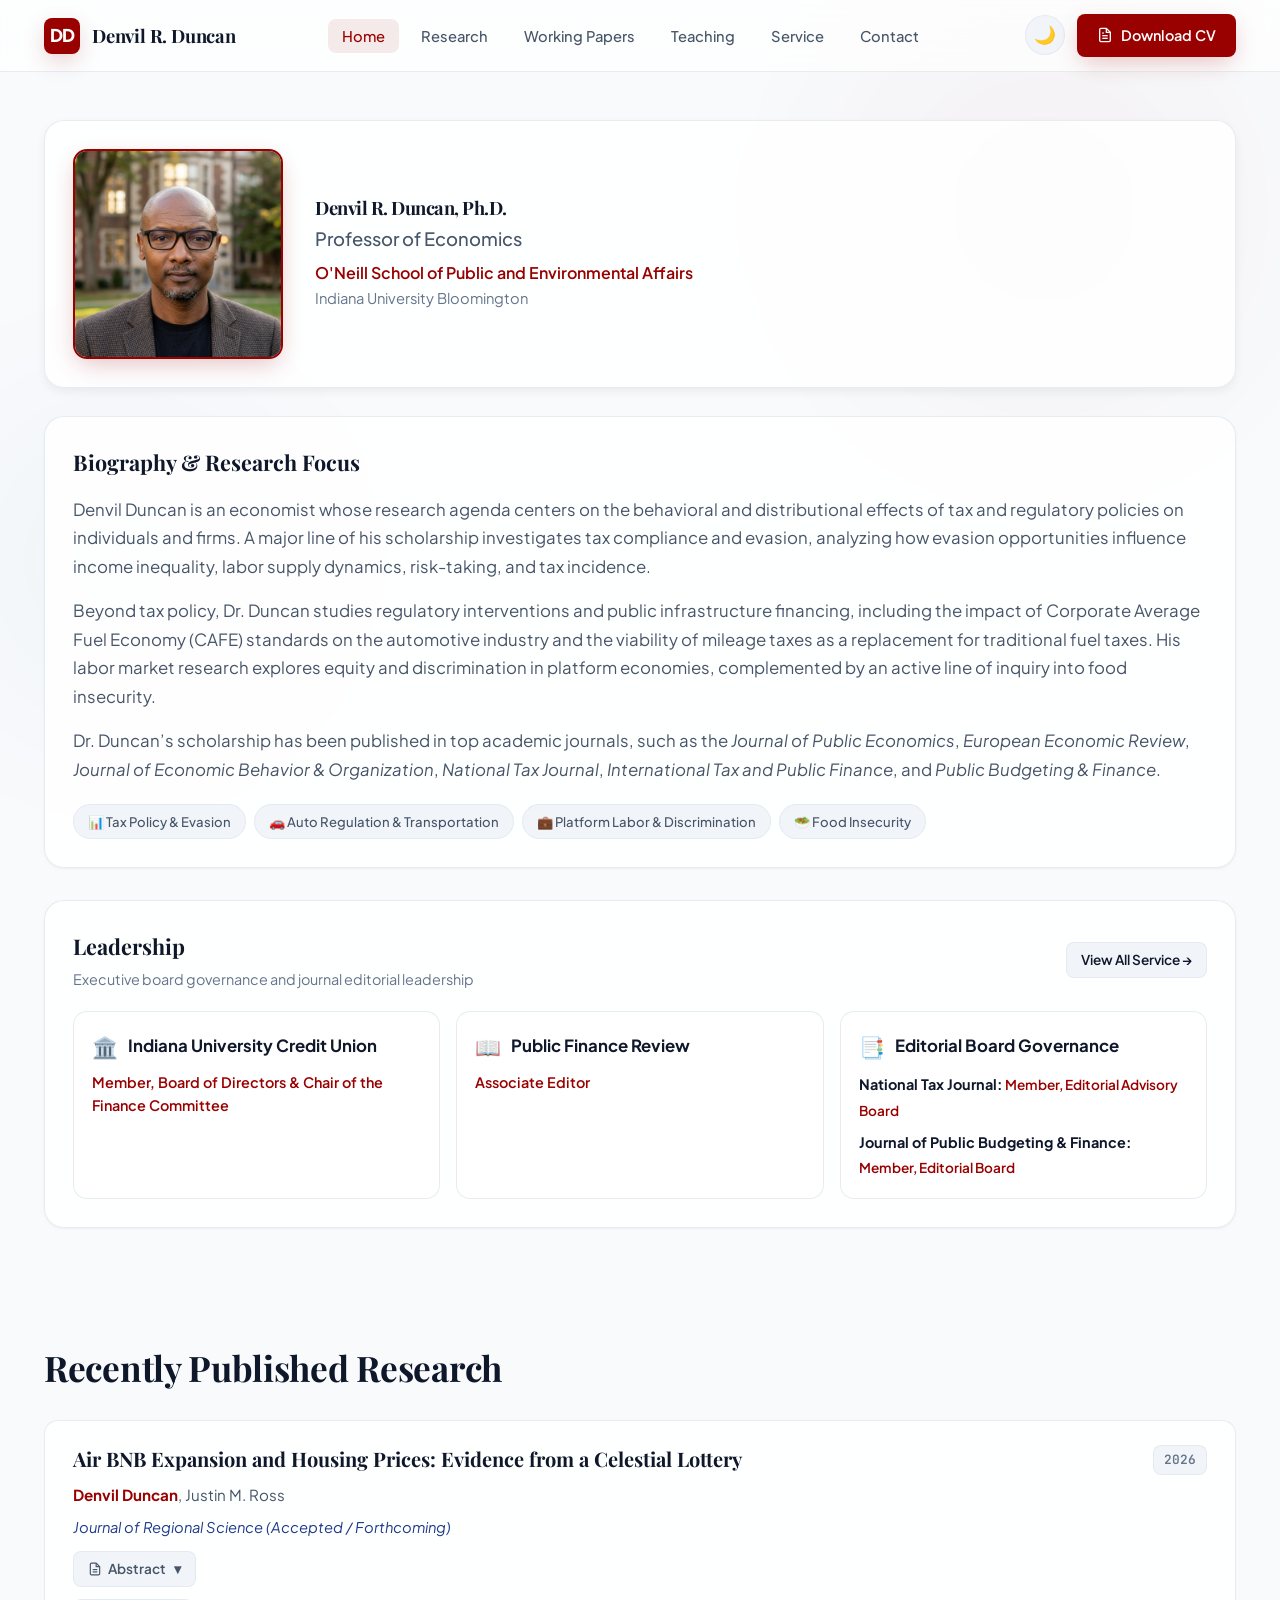
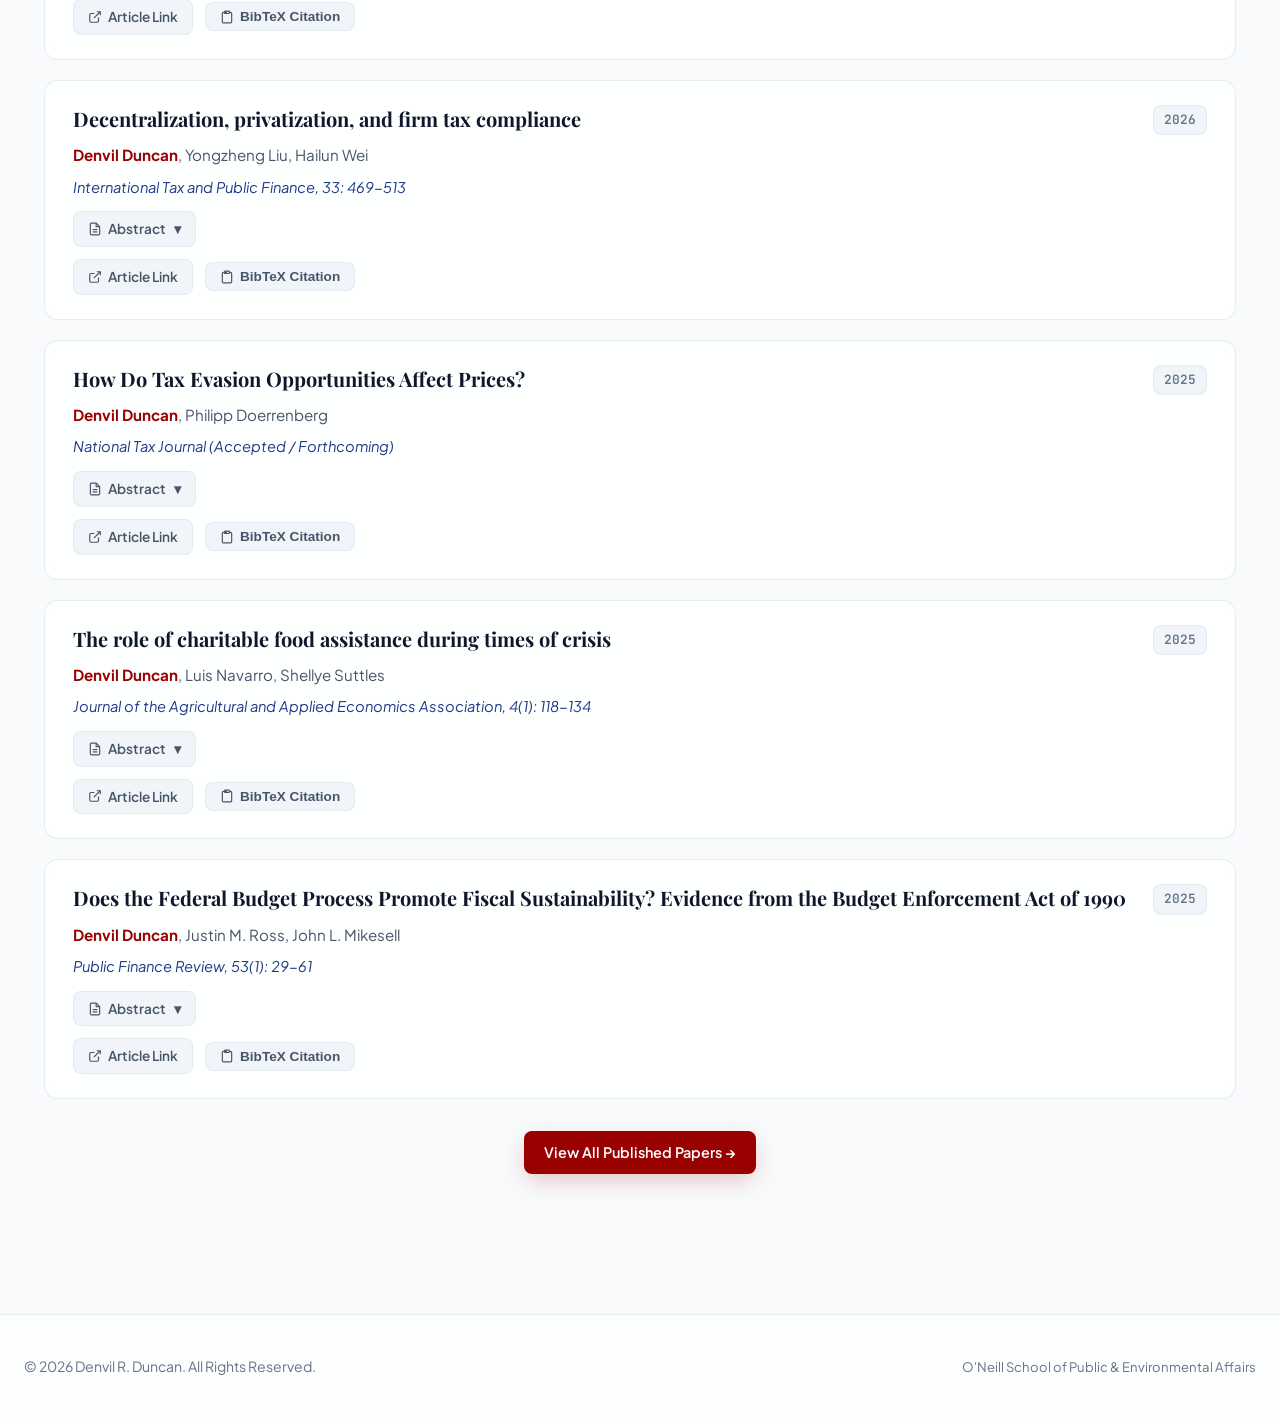
<file: index.html>
<!DOCTYPE html>
<html lang="en" data-theme="light">
<head>
  <meta charset="UTF-8">
  <meta name="viewport" content="width=device-width, initial-scale=1.0">
  <title>Denvil R. Duncan | Professor of Economics | Indiana University</title>
  <meta name="description" content="Official website of Professor Denvil R. Duncan. Research in public & labor economics, tax policy & evasion, road mileage user fees, CAFE standards, and platform labor market discrimination at Indiana University.">
  <meta name="keywords" content="Denvil Duncan, mileage tax, tax evasion, CAFE standards, road user fees, tax policy, public economics, labor economics, food insecurity, Indiana University, O'Neill School">
  <link rel="canonical" href="https://duncande.github.io/index.html">

  <!-- Open Graph / Social Media -->
  <meta property="og:type" content="profile">
  <meta property="og:title" content="Denvil R. Duncan | Professor of Economics | Indiana University">
  <meta property="og:description" content="Research in public & labor economics, tax policy, tax evasion, transportation mileage taxes, CAFE standards, and labor discrimination.">
  <meta property="og:url" content="https://duncande.github.io/index.html">
  <meta property="og:image" content="https://duncande.github.io/Photos/denvil_headshot_professional.jpg">

  <!-- Twitter Cards -->
  <meta name="twitter:card" content="summary_large_image">
  <meta name="twitter:title" content="Denvil R. Duncan | Professor of Economics">
  <meta name="twitter:description" content="Research in tax policy & evasion, mileage user fees, CAFE standards, and labor economics at Indiana University.">
  <meta name="twitter:image" content="https://duncande.github.io/Photos/denvil_headshot_professional.jpg">

  <!-- Schema.org Structured Data (JSON-LD) -->
  <script type="application/ld+json">
  {
    "@context": "https://schema.org",
    "@type": "Person",
    "name": "Denvil R. Duncan",
    "jobTitle": "Professor of Economics",
    "worksFor": {
      "@type": "CollegeOrUniversity",
      "name": "Indiana University Bloomington",
      "department": "O'Neill School of Public and Environmental Affairs"
    },
    "url": "https://duncande.github.io/",
    "image": "https://duncande.github.io/Photos/denvil_headshot_professional.jpg",
    "knowsAbout": [
      "Tax Policy",
      "Tax Compliance and Evasion",
      "Road Mileage User Taxes",
      "Transportation Infrastructure Financing",
      "CAFE Standards & Auto Industry Regulation",
      "Labor Economics",
      "Platform Labor Market Discrimination",
      "Food Insecurity"
    ],
    "sameAs": [
      "https://scholar.google.com/citations?user=denvilduncan",
      "https://oneill.indiana.edu/faculty-research/directory/profiles/faculty/full-time/duncan-denvil.html",
      "https://ideas.repec.org/e/pdu60.html"
    ]
  }
  </script>

  <link rel="stylesheet" href="styles.css">
</head>
<body>

  <!-- Ambient Glow Effects -->
  <div class="bg-ambient-glow" aria-hidden="true"></div>

  <!-- Header Navigation -->
  <header class="header-navbar">
    <div class="header-container">
      <a href="index.html" class="nav-brand">
        <div class="brand-badge">DD</div>
        <span class="brand-text">Denvil R. Duncan</span>
      </a>

      <ul class="nav-menu">
        <li><a href="index.html" class="nav-link active">Home</a></li>
        <li><a href="research.html" class="nav-link">Research</a></li>
        <li><a href="working-papers.html" class="nav-link">Working Papers</a></li>
        <li><a href="teaching.html" class="nav-link">Teaching</a></li>
        <li><a href="service.html" class="nav-link">Service</a></li>
        <li><a href="contact.html" class="nav-link">Contact</a></li>
      </ul>

      <div class="nav-actions">
        <button id="themeToggleBtn" class="btn-theme-toggle" title="Toggle Dark/Light Mode" aria-label="Toggle Theme">
          🌙
        </button>
        <a href="https://duncande.github.io/MyCV/Duncan_CV_2026.pdf" target="_blank" rel="noopener" class="btn-primary">
          <svg width="16" height="16" viewBox="0 0 24 24" fill="none" stroke="currentColor" stroke-width="2"><path d="M14 2H6a2 2 0 0 0-2 2v16a2 2 0 0 0 2 2h12a2 2 0 0 0 2-2V8z"></path><polyline points="14 2 14 8 20 8"></polyline><line x1="16" y1="13" x2="8" y2="13"></line><line x1="16" y1="17" x2="8" y2="17"></line><polyline points="10 9 9 9 8 9"></polyline></svg>
          Download CV
        </a>
      </div>
    </div>
  </header>

  <!-- Main Content Body -->
  <main>
    <!-- Hero Section -->
    <section class="section-container" style="padding-top: 120px;">
      <!-- Unified Profile Row: Headshot + Name, Rank, and School -->
      <div class="hero-profile-row">
        <img src="Photos/denvil_headshot_professional.jpg" alt="Professor Denvil R. Duncan Headshot" class="hero-profile-avatar">
        <div class="hero-profile-details">
          <h1 class="hero-title" style="margin-bottom: 6px; font-size: 1.15rem;">Denvil R. Duncan, Ph.D.</h1>
          <p class="hero-subtitle" style="margin-bottom: 6px; font-size: 1.15rem;">
            Professor of Economics
          </p>
          <p style="font-size: 1rem; color: var(--accent-crimson); font-weight: 600;">
            O'Neill School of Public and Environmental Affairs
          </p>
          <p style="font-size: 0.92rem; color: var(--text-muted); margin-top: 2px;">
            Indiana University Bloomington
          </p>
        </div>
      </div>

      <!-- Bio Section Immediately Below Profile Header -->
      <div style="background: var(--bg-card); border: 1px solid var(--border-color); border-radius: var(--radius-lg); padding: 28px; box-shadow: var(--shadow-sm); margin-bottom: 32px;">
        <h2 style="font-family: var(--font-serif); font-size: 1.35rem; margin-bottom: 16px; color: var(--text-primary);">Biography & Research Focus</h2>
        <p class="hero-bio" style="margin-bottom: 16px; line-height: 1.7;">
          Denvil Duncan is an economist whose research agenda centers on the behavioral and distributional effects of tax and regulatory policies on individuals and firms. A major line of his scholarship investigates tax compliance and evasion, analyzing how evasion opportunities influence income inequality, labor supply dynamics, risk-taking, and tax incidence.
        </p>
        <p class="hero-bio" style="margin-bottom: 16px; line-height: 1.7;">
          Beyond tax policy, Dr. Duncan studies regulatory interventions and public infrastructure financing, including the impact of Corporate Average Fuel Economy (CAFE) standards on the automotive industry and the viability of mileage taxes as a replacement for traditional fuel taxes. His labor market research explores equity and discrimination in platform economies, complemented by an active line of inquiry into food insecurity.
        </p>
        <p class="hero-bio" style="margin-bottom: 20px; line-height: 1.7;">
          Dr. Duncan’s scholarship has been published in top academic journals, such as the <em>Journal of Public Economics</em>, <em>European Economic Review</em>, <em>Journal of Economic Behavior &amp; Organization</em>, <em>National Tax Journal</em>, <em>International Tax and Public Finance</em>, and <em>Public Budgeting &amp; Finance</em>.
        </p>

        <div class="research-tags" style="margin-bottom: 0;">
          <span class="tag-pill">📊 Tax Policy &amp; Evasion</span>
          <span class="tag-pill">🚗 Auto Regulation &amp; Transportation</span>
          <span class="tag-pill">💼 Platform Labor &amp; Discrimination</span>
          <span class="tag-pill">🥗 Food Insecurity</span>
        </div>
      </div>

      <!-- Academic Leadership Section -->
      <div style="background: var(--bg-card); border: 1px solid var(--border-color); border-radius: var(--radius-lg); padding: 28px; box-shadow: var(--shadow-sm); margin-bottom: 32px;">
        <div style="display: flex; justify-content: space-between; align-items: center; margin-bottom: 20px; flex-wrap: wrap; gap: 12px;">
          <div>
            <h2 style="font-family: var(--font-serif); font-size: 1.35rem; color: var(--text-primary); margin-bottom: 4px;">Leadership</h2>
            <p style="font-size: 0.9rem; color: var(--text-muted);">Executive board governance and journal editorial leadership</p>
          </div>
          <a href="service.html" class="btn-secondary" style="font-size: 0.85rem; padding: 6px 14px;">
            View All Service &rarr;
          </a>
        </div>

        <div style="display: grid; grid-template-columns: repeat(auto-fit, minmax(280px, 1fr)); gap: 16px;">
          <!-- Board Governance Card -->
          <div style="background: var(--bg-secondary); padding: 18px; border-radius: var(--radius-md); border: 1px solid var(--border-color);">
            <div style="display: flex; align-items: center; gap: 10px; margin-bottom: 8px;">
              <span style="font-size: 1.3rem;">🏛️</span>
              <h3 style="font-size: 1.05rem; font-weight: 700; color: var(--text-primary);">Indiana University Credit Union</h3>
            </div>
            <p style="font-size: 0.9rem; font-weight: 600; color: var(--accent-crimson);">
              Member, Board of Directors &amp; Chair of the Finance Committee
            </p>
          </div>

          <!-- Public Finance Review Card -->
          <div style="background: var(--bg-secondary); padding: 18px; border-radius: var(--radius-md); border: 1px solid var(--border-color);">
            <div style="display: flex; align-items: center; gap: 10px; margin-bottom: 8px;">
              <span style="font-size: 1.3rem;">📖</span>
              <h3 style="font-size: 1.05rem; font-weight: 700; color: var(--text-primary);">Public Finance Review</h3>
            </div>
            <p style="font-size: 0.9rem; font-weight: 600; color: var(--accent-crimson);">
              Associate Editor
            </p>
          </div>

          <!-- Editorial Board Governance Card -->
          <div style="background: var(--bg-secondary); padding: 18px; border-radius: var(--radius-md); border: 1px solid var(--border-color);">
            <div style="display: flex; align-items: center; gap: 10px; margin-bottom: 8px;">
              <span style="font-size: 1.3rem;">📑</span>
              <h3 style="font-size: 1.05rem; font-weight: 700; color: var(--text-primary);">Editorial Board Governance</h3>
            </div>
            <div style="margin-bottom: 6px;">
              <p style="font-size: 0.9rem; font-weight: 700; color: var(--text-primary); display: inline;">National Tax Journal: </p>
              <span style="font-size: 0.85rem; color: var(--accent-crimson); font-weight: 600;">Member, Editorial Advisory Board</span>
            </div>
            <div>
              <p style="font-size: 0.9rem; font-weight: 700; color: var(--text-primary); display: inline;">Journal of Public Budgeting &amp; Finance: </p>
              <span style="font-size: 0.85rem; color: var(--accent-crimson); font-weight: 600;">Member, Editorial Board</span>
            </div>
          </div>
        </div>
      </div>
    </section>

    <!-- Recently Published Research Section -->
    <section class="section-container" style="padding-top: 20px;">
      <div class="section-header" style="margin-bottom: 24px;">
        <h2 class="section-title">Recently Published Research</h2>
      </div>

      <div id="recentPublishedContainer" style="display: flex; flex-direction: column; gap: 20px;">
        <!-- Dynamically rendered by app.js: 5 Most Recent Published/Accepted Papers -->
      </div>

      <div style="text-align: center; margin-top: 32px;">
        <a href="research.html" class="btn-primary" style="display: inline-flex; align-items: center; gap: 8px;">
          View All Published Papers &rarr;
        </a>
      </div>
    </section>
  </main>

  <!-- Footer -->
  <footer>
    <div style="max-width: 1240px; margin: 0 auto; display: flex; justify-content: space-between; align-items: center; flex-wrap: wrap; gap: 16px;">
      <p>© 2026 Denvil R. Duncan. All Rights Reserved.</p>
      <p style="font-size: 0.82rem;">O'Neill School of Public & Environmental Affairs</p>
    </div>
  </footer>

  <script src="app.js"></script>
</body>
</html>
</file>
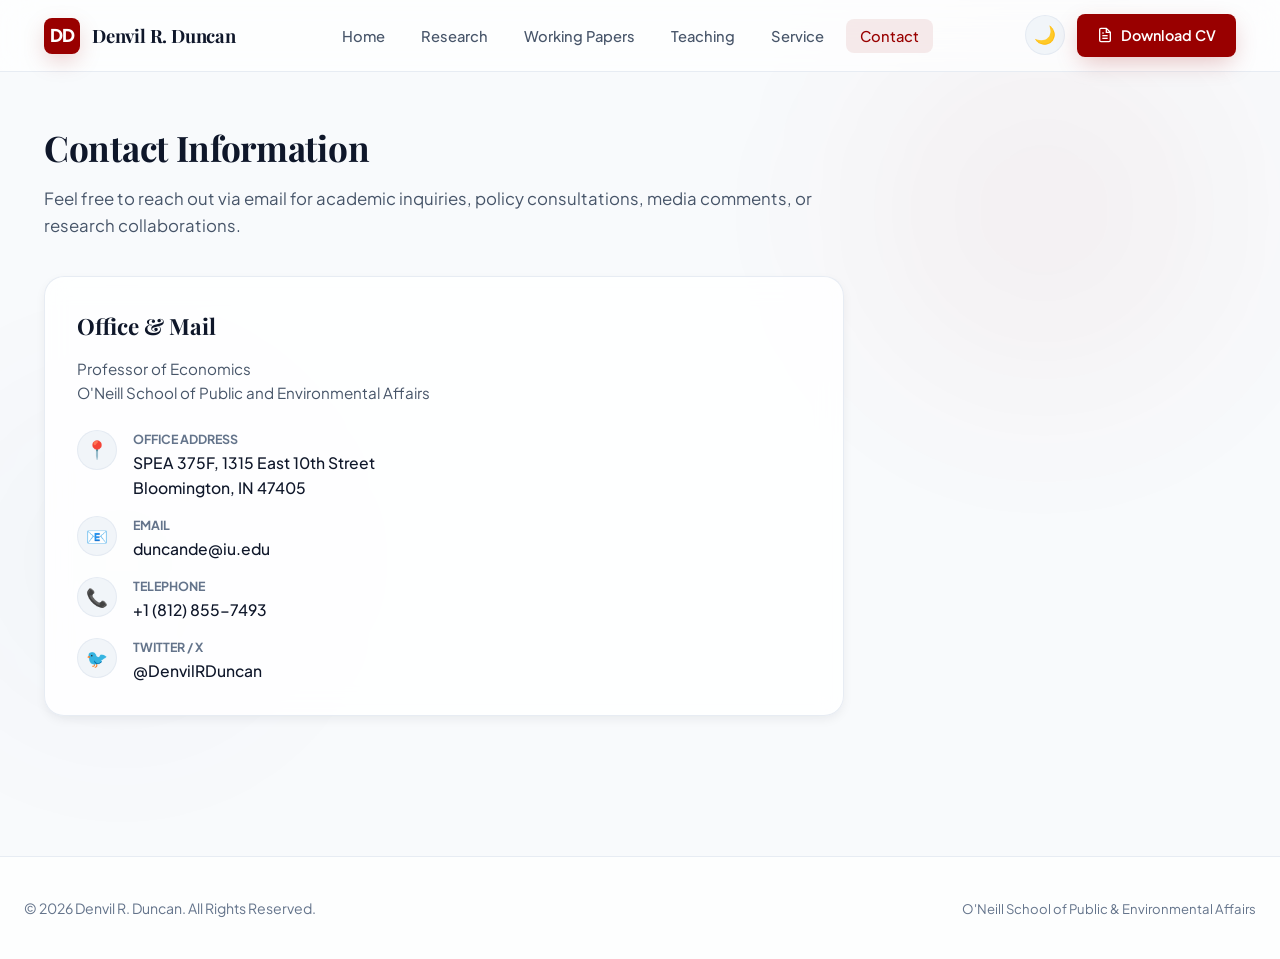
<file: contact.html>
<!DOCTYPE html>
<html lang="en" data-theme="light">
<head>
  <meta charset="UTF-8">
  <meta name="viewport" content="width=device-width, initial-scale=1.0">
  <title>Contact & CV | Denvil R. Duncan | Indiana University</title>
  <meta name="description" content="Contact details, office location, telephone, email, and academic profiles for Professor Denvil R. Duncan at Indiana University Bloomington.">
  <link rel="stylesheet" href="styles.css">
</head>
<body>

  <!-- Ambient Glow Effects -->
  <div class="bg-ambient-glow" aria-hidden="true"></div>

  <!-- Header Navigation -->
  <header class="header-navbar">
    <div class="header-container">
      <a href="index.html" class="nav-brand">
        <div class="brand-badge">DD</div>
        <span class="brand-text">Denvil R. Duncan</span>
      </a>

      <ul class="nav-menu">
        <li><a href="index.html" class="nav-link">Home</a></li>
        <li><a href="research.html" class="nav-link">Research</a></li>
        <li><a href="working-papers.html" class="nav-link">Working Papers</a></li>
        <li><a href="teaching.html" class="nav-link">Teaching</a></li>
        <li><a href="service.html" class="nav-link">Service</a></li>
        <li><a href="contact.html" class="nav-link active">Contact</a></li>
      </ul>

      <div class="nav-actions">
        <button id="themeToggleBtn" class="btn-theme-toggle" title="Toggle Dark/Light Mode" aria-label="Toggle Theme">
          🌙
        </button>
        <a href="https://duncande.github.io/MyCV/Duncan_CV_2026.pdf" target="_blank" rel="noopener" class="btn-primary">
          <svg width="16" height="16" viewBox="0 0 24 24" fill="none" stroke="currentColor" stroke-width="2"><path d="M14 2H6a2 2 0 0 0-2 2v16a2 2 0 0 0 2 2h12a2 2 0 0 0 2-2V8z"></path><polyline points="14 2 14 8 20 8"></polyline><line x1="16" y1="13" x2="8" y2="13"></line><line x1="16" y1="17" x2="8" y2="17"></line><polyline points="10 9 9 9 8 9"></polyline></svg>
          Download CV
        </a>
      </div>
    </div>
  </header>

  <!-- Main Content Body -->
  <main>
    <section class="section-container" style="padding-top: 120px;">
      <div class="section-header">
        <h1 class="section-title">Contact Information</h1>
        <p style="font-size: 1.05rem; color: var(--text-secondary); margin-top: 10px; max-width: 800px;">
          Feel free to reach out via email for academic inquiries, policy consultations, media comments, or research collaborations.
        </p>
      </div>

      <div style="max-width: 800px;">
        <!-- Office & Mail -->
        <div class="content-card">
          <h3 style="font-family: var(--font-serif); font-size: 1.4rem; margin-bottom: 12px;">Office & Mail</h3>
          <p style="font-size: 0.95rem; color: var(--text-secondary); margin-bottom: 20px;">
            Professor of Economics<br>O'Neill School of Public and Environmental Affairs
          </p>

          <div class="contact-info-list">
            <div class="contact-item">
              <div class="contact-icon">📍</div>
              <div class="contact-detail">
                <label>Office Address</label>
                <p>SPEA 375F, 1315 East 10th Street<br>Bloomington, IN 47405</p>
              </div>
            </div>

            <div class="contact-item">
              <div class="contact-icon">📧</div>
              <div class="contact-detail">
                <label>Email</label>
                <a href="mailto:duncande@iu.edu">duncande@iu.edu</a>
              </div>
            </div>

            <div class="contact-item">
              <div class="contact-icon">📞</div>
              <div class="contact-detail">
                <label>Telephone</label>
                <p>+1 (812) 855-7493</p>
              </div>
            </div>

            <div class="contact-item">
              <div class="contact-icon">🐦</div>
              <div class="contact-detail">
                <label>Twitter / X</label>
                <a href="https://twitter.com/DenvilRDuncan" target="_blank" rel="noopener">@DenvilRDuncan</a>
              </div>
            </div>
          </div>
        </div>
      </div>
    </section>
  </main>

  <!-- Footer -->
  <footer>
    <div style="max-width: 1240px; margin: 0 auto; display: flex; justify-content: space-between; align-items: center; flex-wrap: wrap; gap: 16px;">
      <p>© 2026 Denvil R. Duncan. All Rights Reserved.</p>
      <p style="font-size: 0.82rem;">O'Neill School of Public & Environmental Affairs</p>
    </div>
  </footer>

  <script src="app.js"></script>
</body>
</html>
</file>
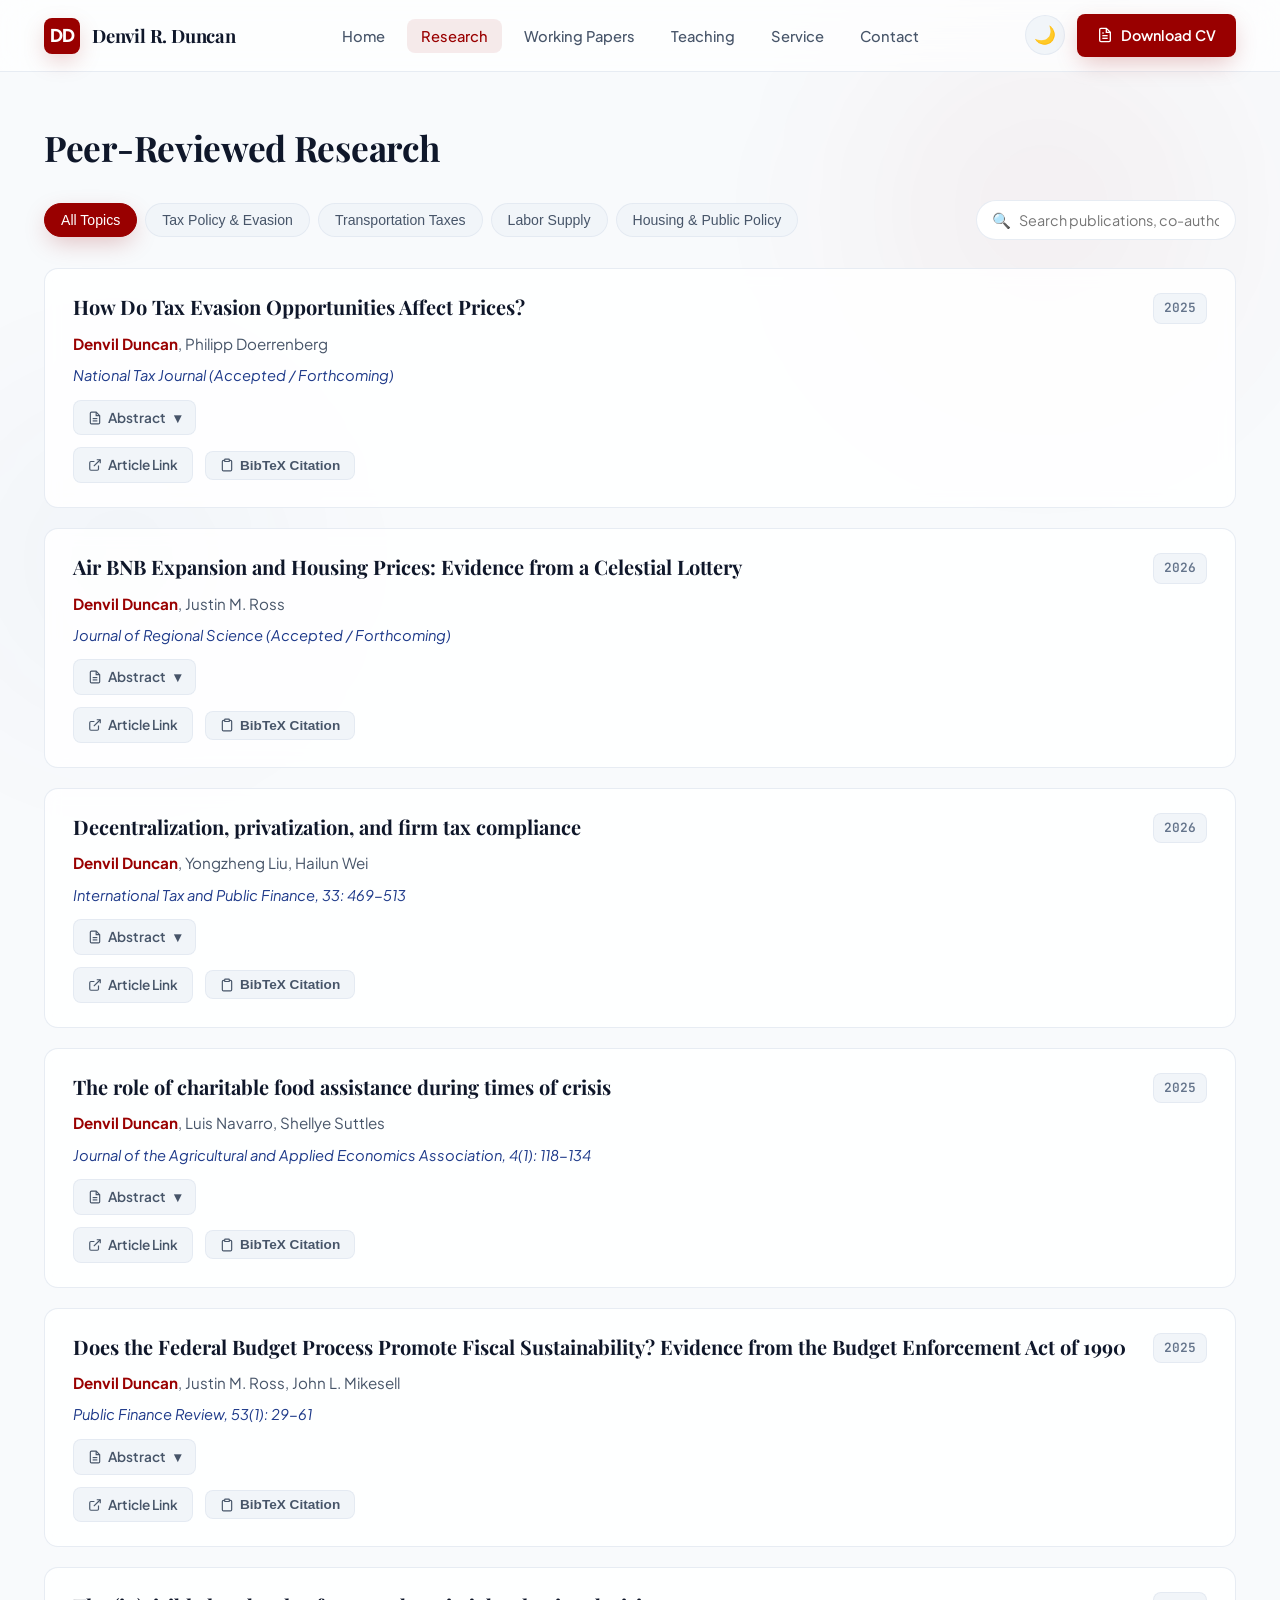
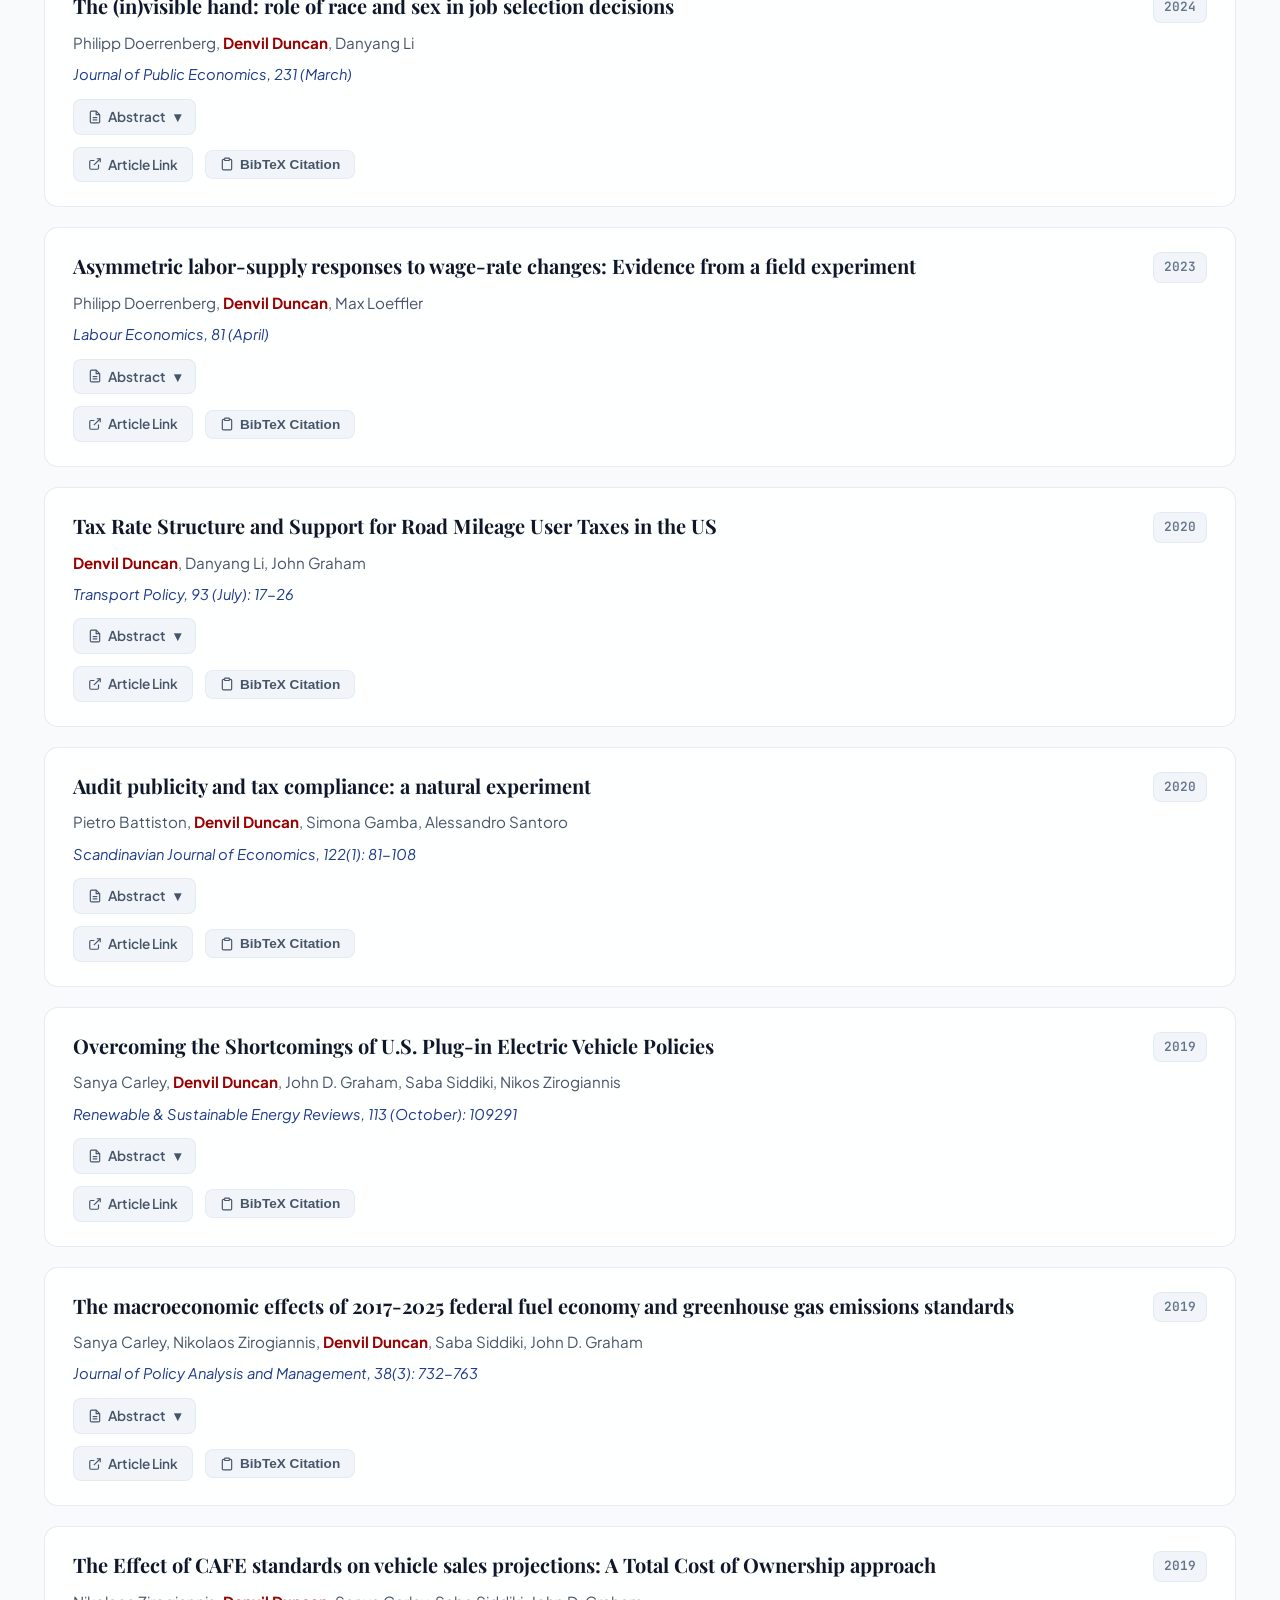
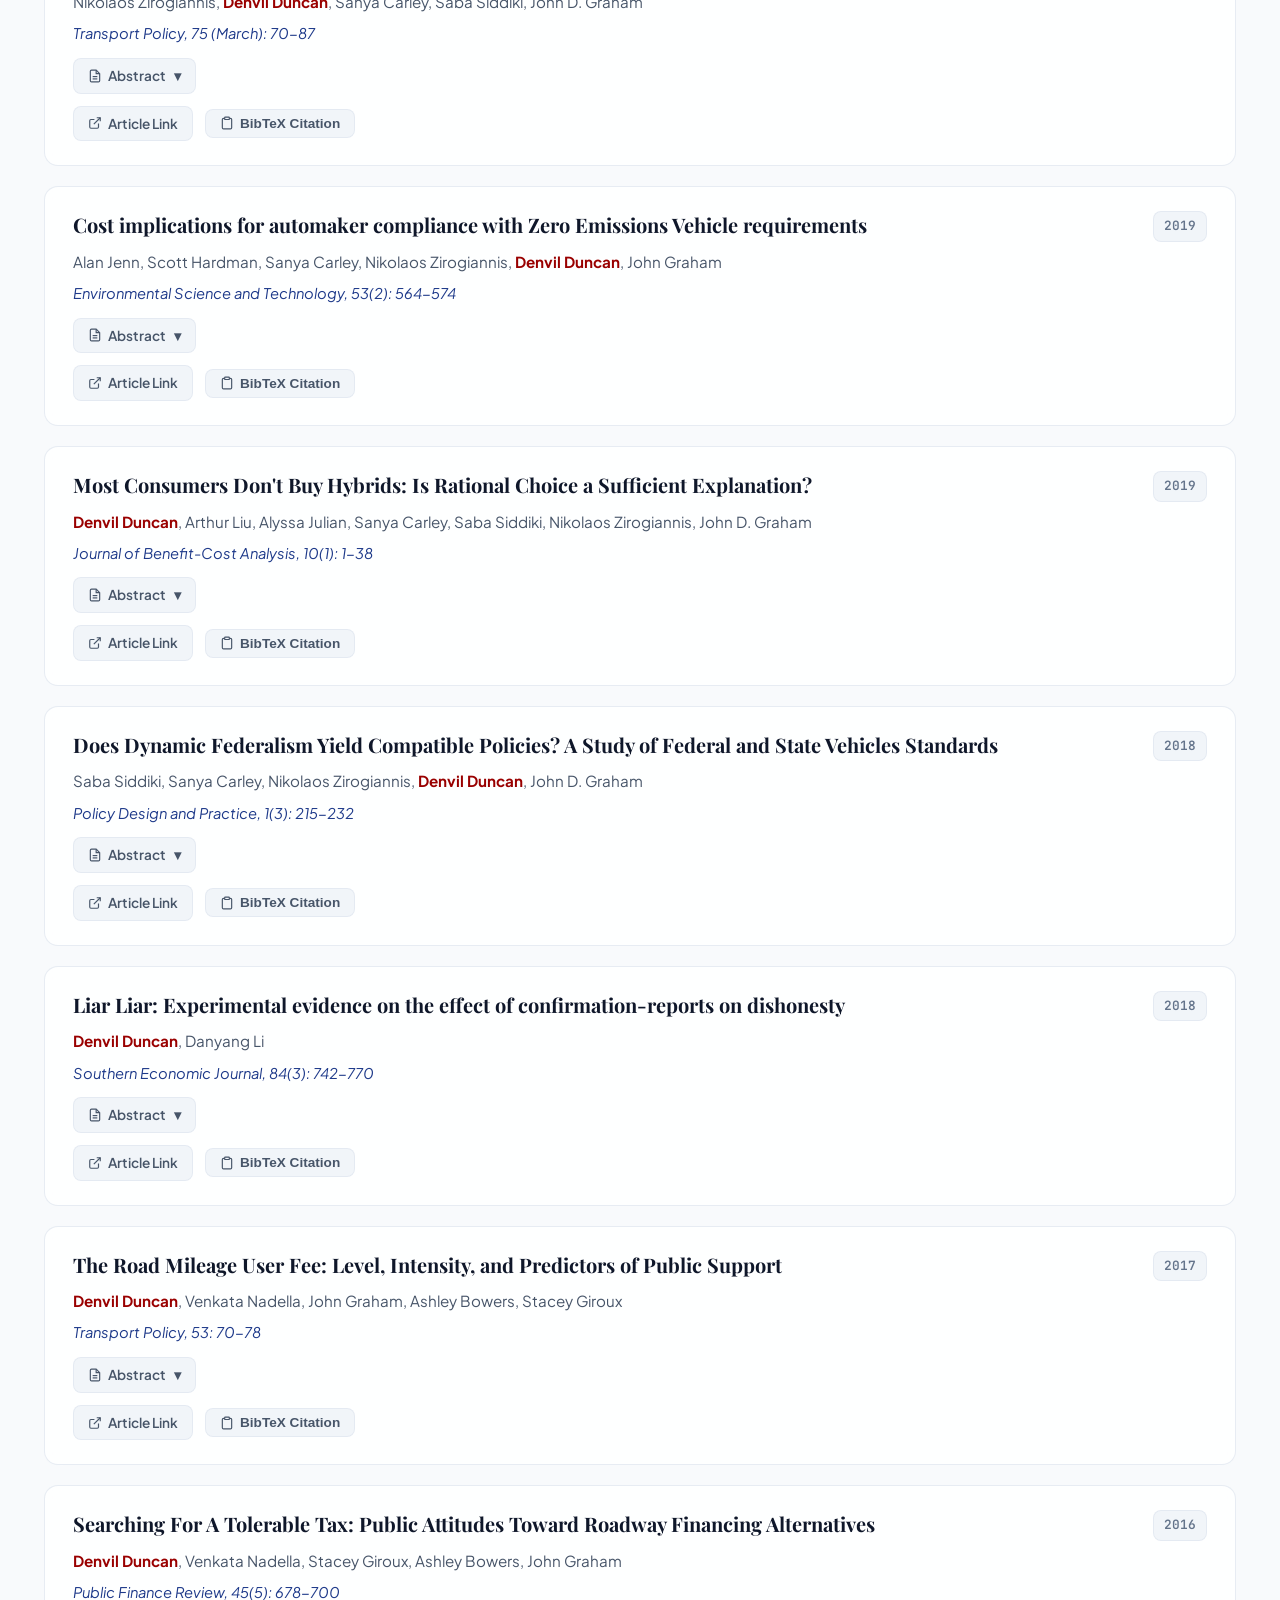
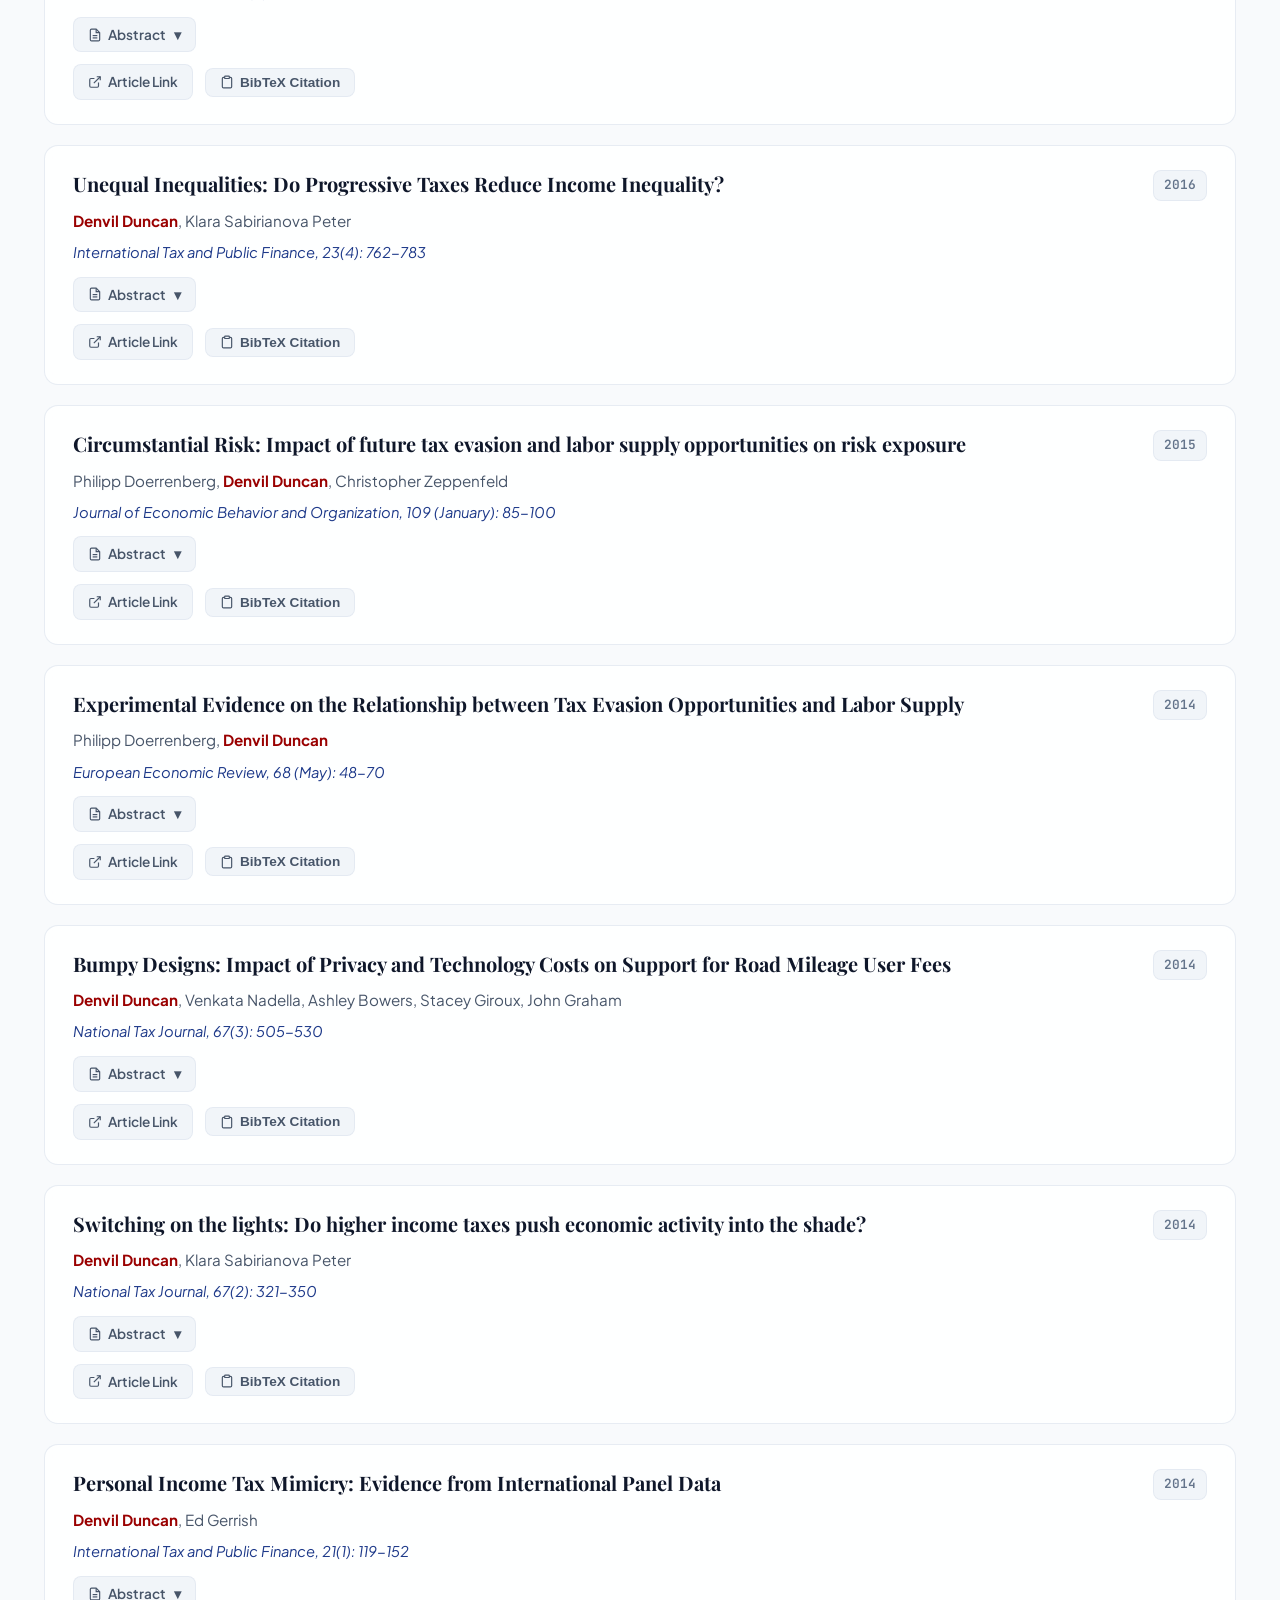
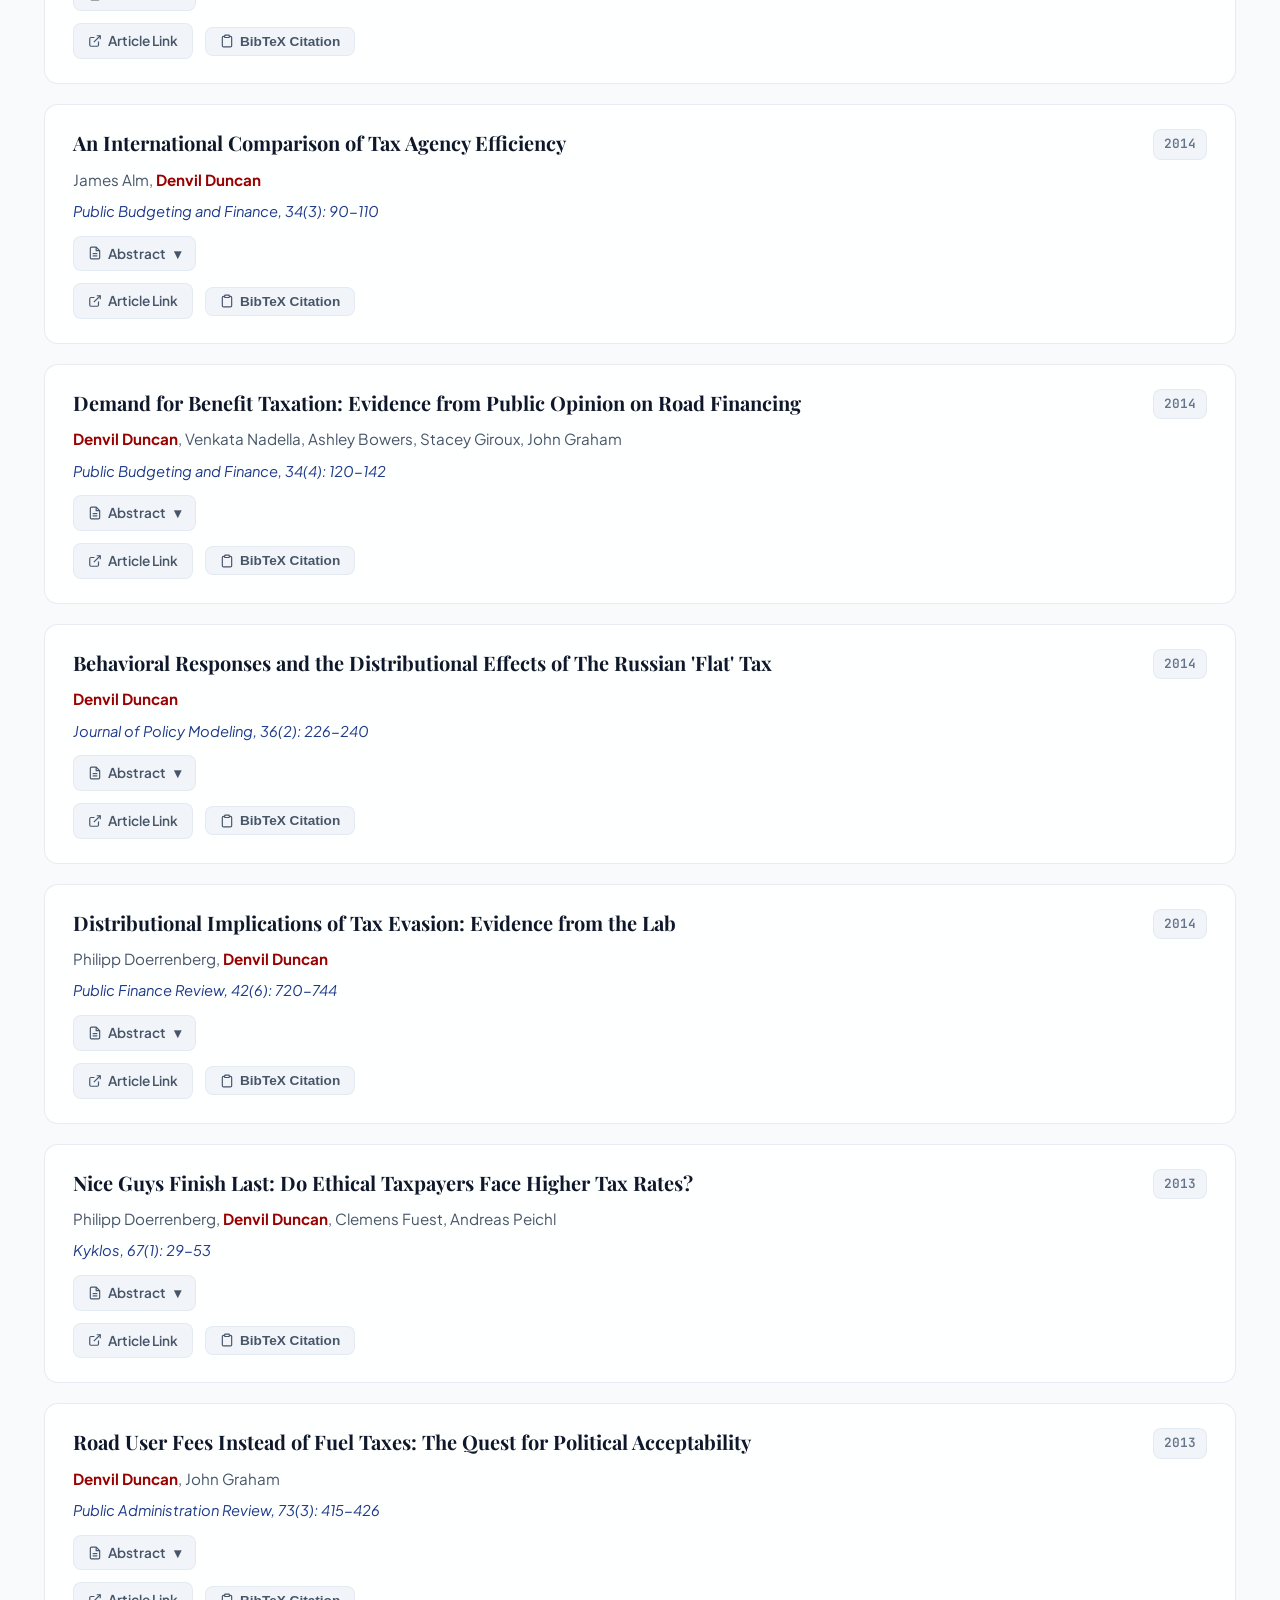
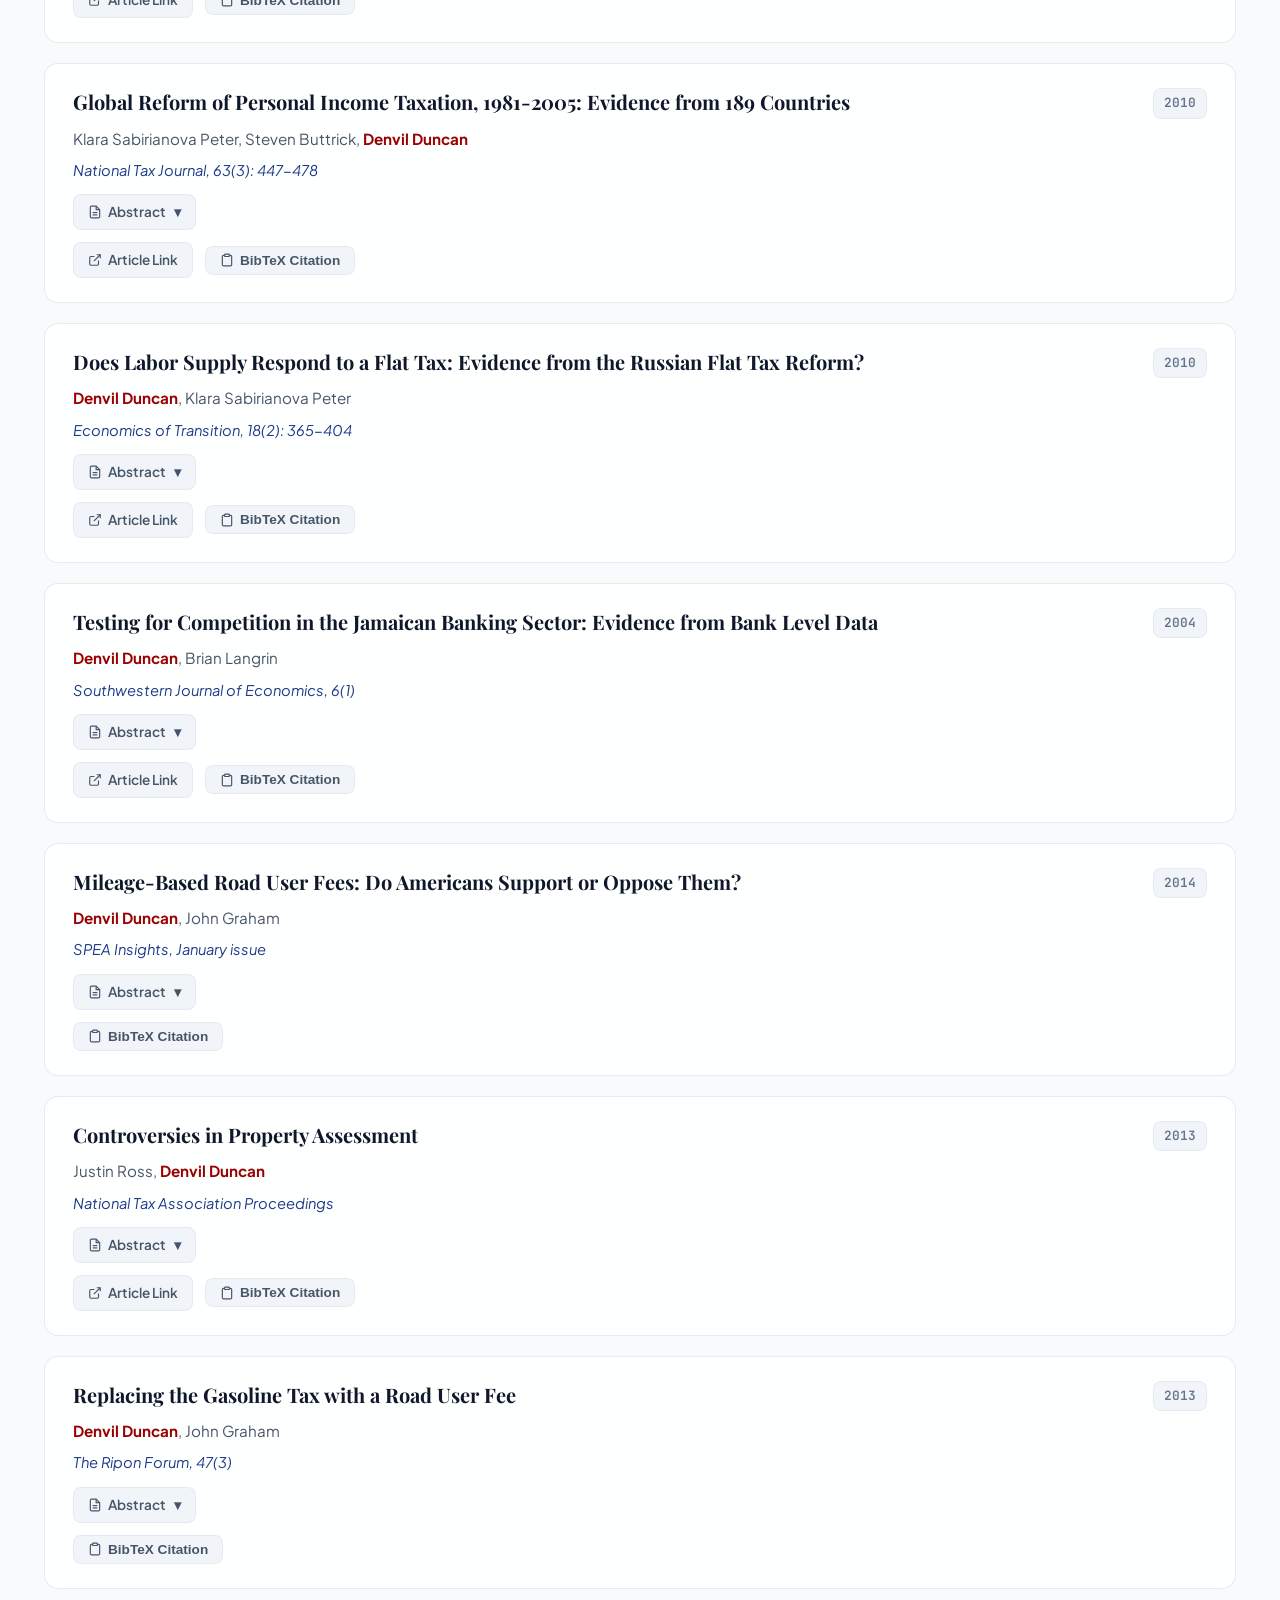
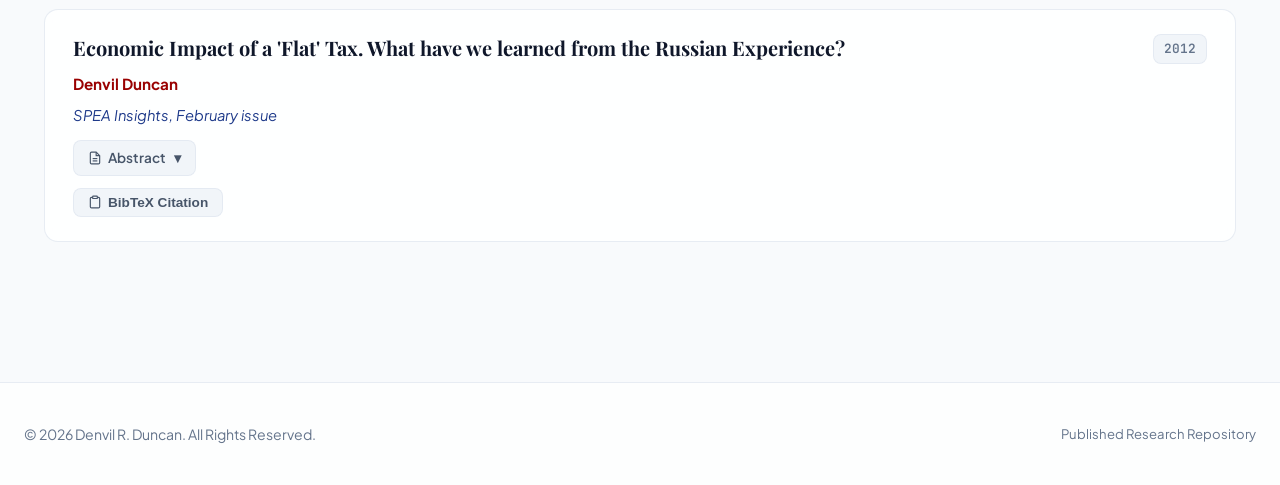
<file: research.html>
<!DOCTYPE html>
<html lang="en" data-theme="light">
<head>
  <meta charset="UTF-8">
  <meta name="viewport" content="width=device-width, initial-scale=1.0">
  <title>Published Research | Denvil R. Duncan | Indiana University</title>
  <meta name="description" content="Peer-reviewed publications and research articles by Professor Denvil R. Duncan on tax evasion, mileage taxes, CAFE standards, tax compliance, labor supply, and platform labor market discrimination.">
  <meta name="keywords" content="tax evasion research, mileage tax papers, CAFE standards economics, road user fees, tax compliance, labor supply elasticity, Denvil Duncan research">
  <link rel="canonical" href="https://duncande.github.io/research.html">

  <!-- Open Graph -->
  <meta property="og:type" content="website">
  <meta property="og:title" content="Published Research | Denvil R. Duncan">
  <meta property="og:description" content="Browse published peer-reviewed journal articles in public finance, tax policy, tax evasion, transportation taxation, and labor economics.">
  <meta property="og:url" content="https://duncande.github.io/research.html">

  <!-- Twitter -->
  <meta name="twitter:card" content="summary">
  <meta name="twitter:title" content="Published Research | Denvil R. Duncan">
  <meta name="twitter:description" content="Browse published peer-reviewed journal articles on tax evasion, mileage taxes, CAFE standards, and labor economics.">

  <link rel="stylesheet" href="styles.css">
</head>
<body>

  <!-- Ambient Glow Effects -->
  <div class="bg-ambient-glow" aria-hidden="true"></div>

  <!-- Header Navigation -->
  <header class="header-navbar">
    <div class="header-container">
      <a href="index.html" class="nav-brand">
        <div class="brand-badge">DD</div>
        <span class="brand-text">Denvil R. Duncan</span>
      </a>

      <ul class="nav-menu">
        <li><a href="index.html" class="nav-link">Home</a></li>
        <li><a href="research.html" class="nav-link active">Research</a></li>
        <li><a href="working-papers.html" class="nav-link">Working Papers</a></li>
        <li><a href="teaching.html" class="nav-link">Teaching</a></li>
        <li><a href="service.html" class="nav-link">Service</a></li>
        <li><a href="contact.html" class="nav-link">Contact</a></li>
      </ul>

      <div class="nav-actions">
        <button id="themeToggleBtn" class="btn-theme-toggle" title="Toggle Dark/Light Mode" aria-label="Toggle Theme">
          🌙
        </button>
        <a href="https://duncande.github.io/MyCV/Duncan_CV_2026.pdf" target="_blank" rel="noopener" class="btn-primary">
          <svg width="16" height="16" viewBox="0 0 24 24" fill="none" stroke="currentColor" stroke-width="2"><path d="M14 2H6a2 2 0 0 0-2 2v16a2 2 0 0 0 2 2h12a2 2 0 0 0 2-2V8z"></path><polyline points="14 2 14 8 20 8"></polyline><line x1="16" y1="13" x2="8" y2="13"></line><line x1="16" y1="17" x2="8" y2="17"></line><polyline points="10 9 9 9 8 9"></polyline></svg>
          Download CV
        </a>
      </div>
    </div>
  </header>

  <!-- Main Content Body -->
  <main>
    <section class="section-container" style="padding-top: 120px;">
      <div class="section-header" style="margin-bottom: 24px;">
        <h1 class="section-title">Peer-Reviewed Research</h1>
      </div>

      <!-- Controls: Topic Filters & Search -->
      <div class="controls-bar">
        <div class="filter-tabs">
          <button class="filter-btn active" data-category="all">All Topics</button>
          <button class="filter-btn" data-category="tax-policy">Tax Policy & Evasion</button>
          <button class="filter-btn" data-category="transportation">Transportation Taxes</button>
          <button class="filter-btn" data-category="labor-supply">Labor Supply</button>
          <button class="filter-btn" data-category="housing-public">Housing & Public Policy</button>
        </div>

        <div class="search-box">
          <span class="search-icon">🔍</span>
          <input type="text" id="searchInput" class="search-input" placeholder="Search publications, co-authors...">
        </div>
      </div>

      <!-- Publications List Container -->
      <div id="publicationsContainer" class="papers-list">
        <!-- Rendered via app.js -->
      </div>
    </section>
  </main>

  <!-- BibTeX Modal -->
  <div id="bibtexModal" class="modal-overlay" onclick="if(event.target === this) closeBibtexModal()">
    <div class="modal-box">
      <div class="modal-header">
        <h3 class="modal-title">BibTeX Citation</h3>
        <button class="modal-close" onclick="closeBibtexModal()">&times;</button>
      </div>
      <pre id="bibtexCode" class="bibtex-code"></pre>
      <div style="display: flex; justify-content: flex-end; gap: 12px;">
        <button onclick="closeBibtexModal()" class="btn-secondary">Close</button>
        <button onclick="copyBibtex()" class="btn-primary">Copy Citation</button>
      </div>
    </div>
  </div>

  <!-- Footer -->
  <footer>
    <div style="max-width: 1240px; margin: 0 auto; display: flex; justify-content: space-between; align-items: center; flex-wrap: wrap; gap: 16px;">
      <p>© 2026 Denvil R. Duncan. All Rights Reserved.</p>
      <p style="font-size: 0.82rem;">Published Research Repository</p>
    </div>
  </footer>

  <script src="app.js"></script>
</body>
</html>
</file>
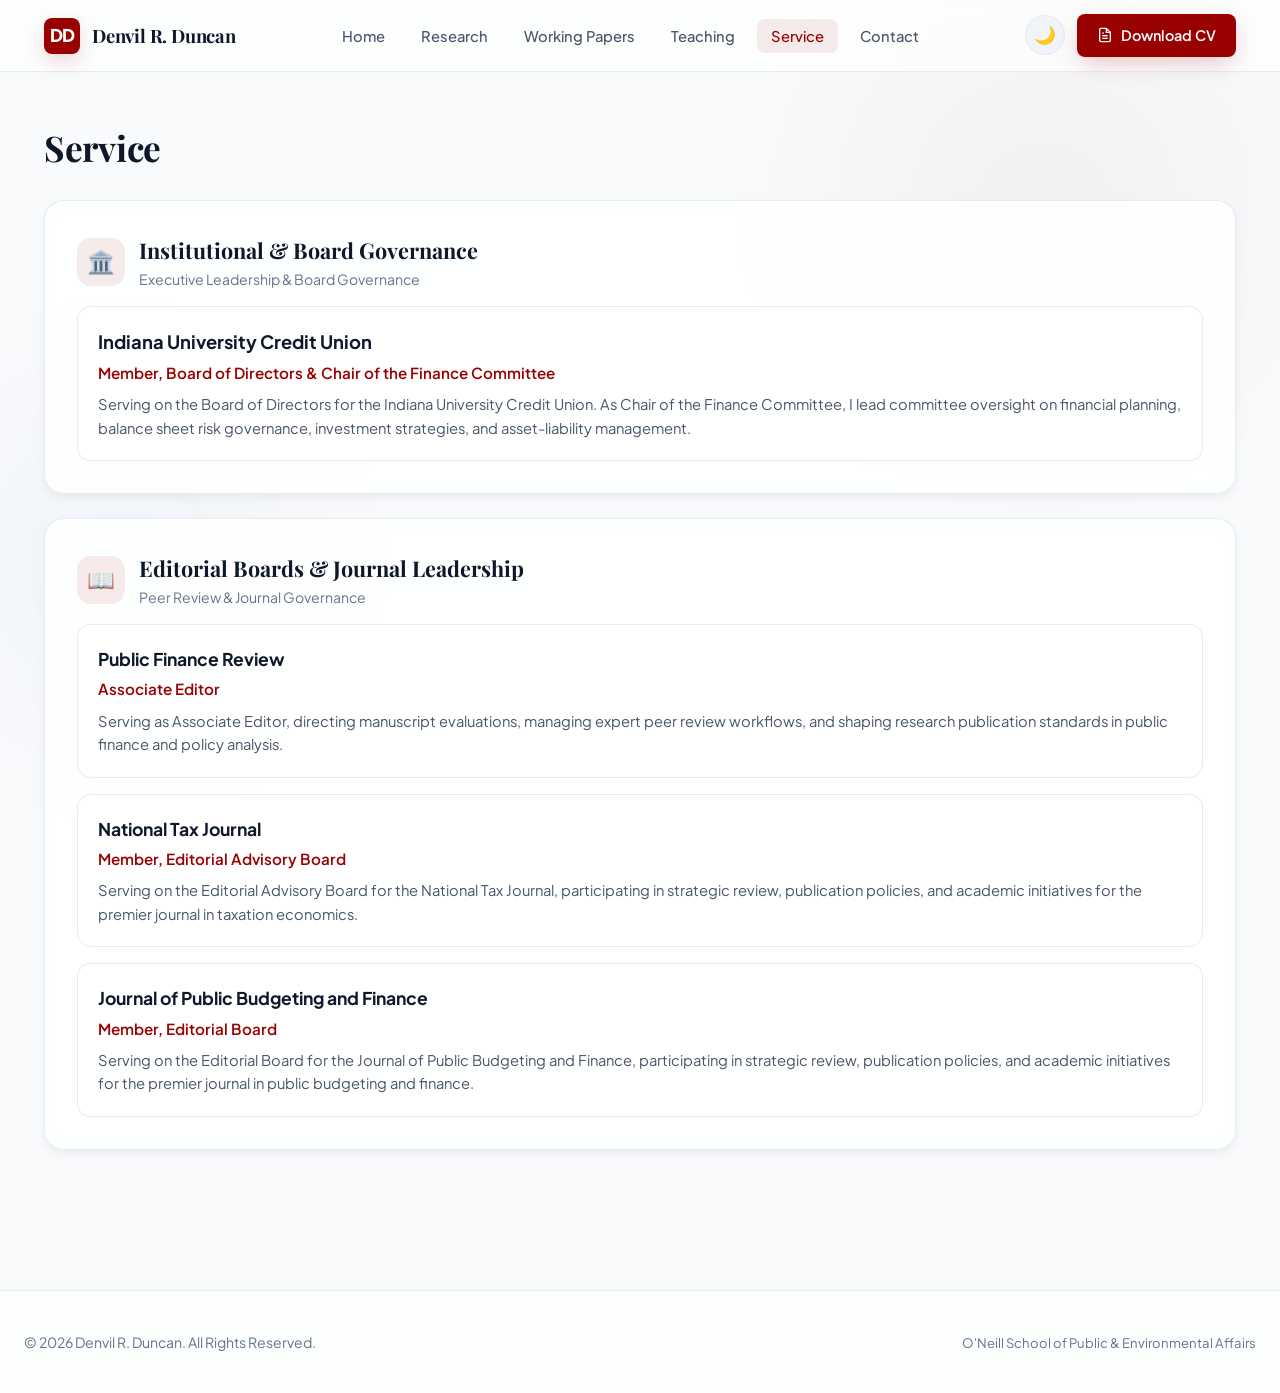
<file: service.html>
<!DOCTYPE html>
<html lang="en" data-theme="light">
<head>
  <meta charset="UTF-8">
  <meta name="viewport" content="width=device-width, initial-scale=1.0">
  <title>Service | Denvil R. Duncan | Indiana University</title>
  <meta name="description" content="Institutional, board, and editorial service contributions by Professor Denvil R. Duncan at Indiana University.">
  <link rel="stylesheet" href="styles.css">
</head>
<body>

  <!-- Ambient Glow Effects -->
  <div class="bg-ambient-glow" aria-hidden="true"></div>

  <!-- Header Navigation -->
  <header class="header-navbar">
    <div class="header-container">
      <a href="index.html" class="nav-brand">
        <div class="brand-badge">DD</div>
        <span class="brand-text">Denvil R. Duncan</span>
      </a>

      <ul class="nav-menu">
        <li><a href="index.html" class="nav-link">Home</a></li>
        <li><a href="research.html" class="nav-link">Research</a></li>
        <li><a href="working-papers.html" class="nav-link">Working Papers</a></li>
        <li><a href="teaching.html" class="nav-link">Teaching</a></li>
        <li><a href="service.html" class="nav-link active">Service</a></li>
        <li><a href="contact.html" class="nav-link">Contact</a></li>
      </ul>

      <div class="nav-actions">
        <button id="themeToggleBtn" class="btn-theme-toggle" title="Toggle Dark/Light Mode" aria-label="Toggle Theme">
          🌙
        </button>
        <a href="https://duncande.github.io/MyCV/Duncan_CV_2026.pdf" target="_blank" rel="noopener" class="btn-primary">
          <svg width="16" height="16" viewBox="0 0 24 24" fill="none" stroke="currentColor" stroke-width="2"><path d="M14 2H6a2 2 0 0 0-2 2v16a2 2 0 0 0 2 2h12a2 2 0 0 0 2-2V8z"></path><polyline points="14 2 14 8 20 8"></polyline><line x1="16" y1="13" x2="8" y2="13"></line><line x1="16" y1="17" x2="8" y2="17"></line><polyline points="10 9 9 9 8 9"></polyline></svg>
          Download CV
        </a>
      </div>
    </div>
  </header>

  <!-- Main Content Body -->
  <main>
    <section class="section-container" style="padding-top: 120px;">
      <div class="section-header" style="margin-bottom: 24px;">
        <h1 class="section-title">Service</h1>
      </div>

      <div style="display: flex; flex-direction: column; gap: 24px;">
        <!-- Institutional & Board Leadership -->
        <div class="content-card">
          <div class="card-icon-header" style="margin-bottom: 16px;">
            <div class="card-icon">🏛️</div>
            <div>
              <h2 style="font-family: var(--font-serif); font-size: 1.35rem;">Institutional & Board Governance</h2>
              <p style="font-size: 0.88rem; color: var(--text-muted);">Executive Leadership & Board Governance</p>
            </div>
          </div>

          <div style="background: var(--bg-secondary); padding: 20px; border-radius: var(--radius-md); border: 1px solid var(--border-color);">
            <h3 style="font-size: 1.15rem; font-weight: 700; color: var(--text-primary); margin-bottom: 4px;">Indiana University Credit Union</h3>
            <p style="font-size: 0.95rem; font-weight: 600; color: var(--accent-crimson); margin-bottom: 8px;">
              Member, Board of Directors & Chair of the Finance Committee
            </p>
            <p style="font-size: 0.92rem; color: var(--text-secondary); line-height: 1.6;">
              Serving on the Board of Directors for the Indiana University Credit Union. As Chair of the Finance Committee, I lead committee oversight on financial planning, balance sheet risk governance, investment strategies, and asset-liability management.
            </p>
          </div>
        </div>

        <!-- Editorial Boards & Journal Leadership -->
        <div class="content-card">
          <div class="card-icon-header" style="margin-bottom: 16px;">
            <div class="card-icon">📖</div>
            <div>
              <h2 style="font-family: var(--font-serif); font-size: 1.35rem;">Editorial Boards & Journal Leadership</h2>
              <p style="font-size: 0.88rem; color: var(--text-muted);">Peer Review & Journal Governance</p>
            </div>
          </div>

          <div style="display: flex; flex-direction: column; gap: 16px;">
            <div style="background: var(--bg-secondary); padding: 20px; border-radius: var(--radius-md); border: 1px solid var(--border-color);">
              <h3 style="font-size: 1.1rem; font-weight: 700; color: var(--text-primary); margin-bottom: 4px;">Public Finance Review</h3>
              <p style="font-size: 0.95rem; font-weight: 600; color: var(--accent-crimson); margin-bottom: 8px;">
                Associate Editor
              </p>
              <p style="font-size: 0.92rem; color: var(--text-secondary); line-height: 1.6;">
                Serving as Associate Editor, directing manuscript evaluations, managing expert peer review workflows, and shaping research publication standards in public finance and policy analysis.
              </p>
            </div>

            <div style="background: var(--bg-secondary); padding: 20px; border-radius: var(--radius-md); border: 1px solid var(--border-color);">
              <h3 style="font-size: 1.1rem; font-weight: 700; color: var(--text-primary); margin-bottom: 4px;">National Tax Journal</h3>
              <p style="font-size: 0.95rem; font-weight: 600; color: var(--accent-crimson); margin-bottom: 8px;">
                Member, Editorial Advisory Board
              </p>
              <p style="font-size: 0.92rem; color: var(--text-secondary); line-height: 1.6;">
                Serving on the Editorial Advisory Board for the National Tax Journal, participating in strategic review, publication policies, and academic initiatives for the premier journal in taxation economics.
              </p>
            </div>

            <div style="background: var(--bg-secondary); padding: 20px; border-radius: var(--radius-md); border: 1px solid var(--border-color);">
              <h3 style="font-size: 1.1rem; font-weight: 700; color: var(--text-primary); margin-bottom: 4px;">Journal of Public Budgeting and Finance</h3>
              <p style="font-size: 0.95rem; font-weight: 600; color: var(--accent-crimson); margin-bottom: 8px;">
                Member, Editorial Board
              </p>
              <p style="font-size: 0.92rem; color: var(--text-secondary); line-height: 1.6;">
                Serving on the Editorial Board for the Journal of Public Budgeting and Finance, participating in strategic review, publication policies, and academic initiatives for the premier journal in public budgeting and finance.
              </p>
            </div>
          </div>
        </div>
      </div>
    </section>
  </main>

  <!-- Footer -->
  <footer>
    <div style="max-width: 1240px; margin: 0 auto; display: flex; justify-content: space-between; align-items: center; flex-wrap: wrap; gap: 16px;">
      <p>© 2026 Denvil R. Duncan. All Rights Reserved.</p>
      <p style="font-size: 0.82rem;">O'Neill School of Public & Environmental Affairs</p>
    </div>
  </footer>

  <script src="app.js"></script>
</body>
</html>
</file>
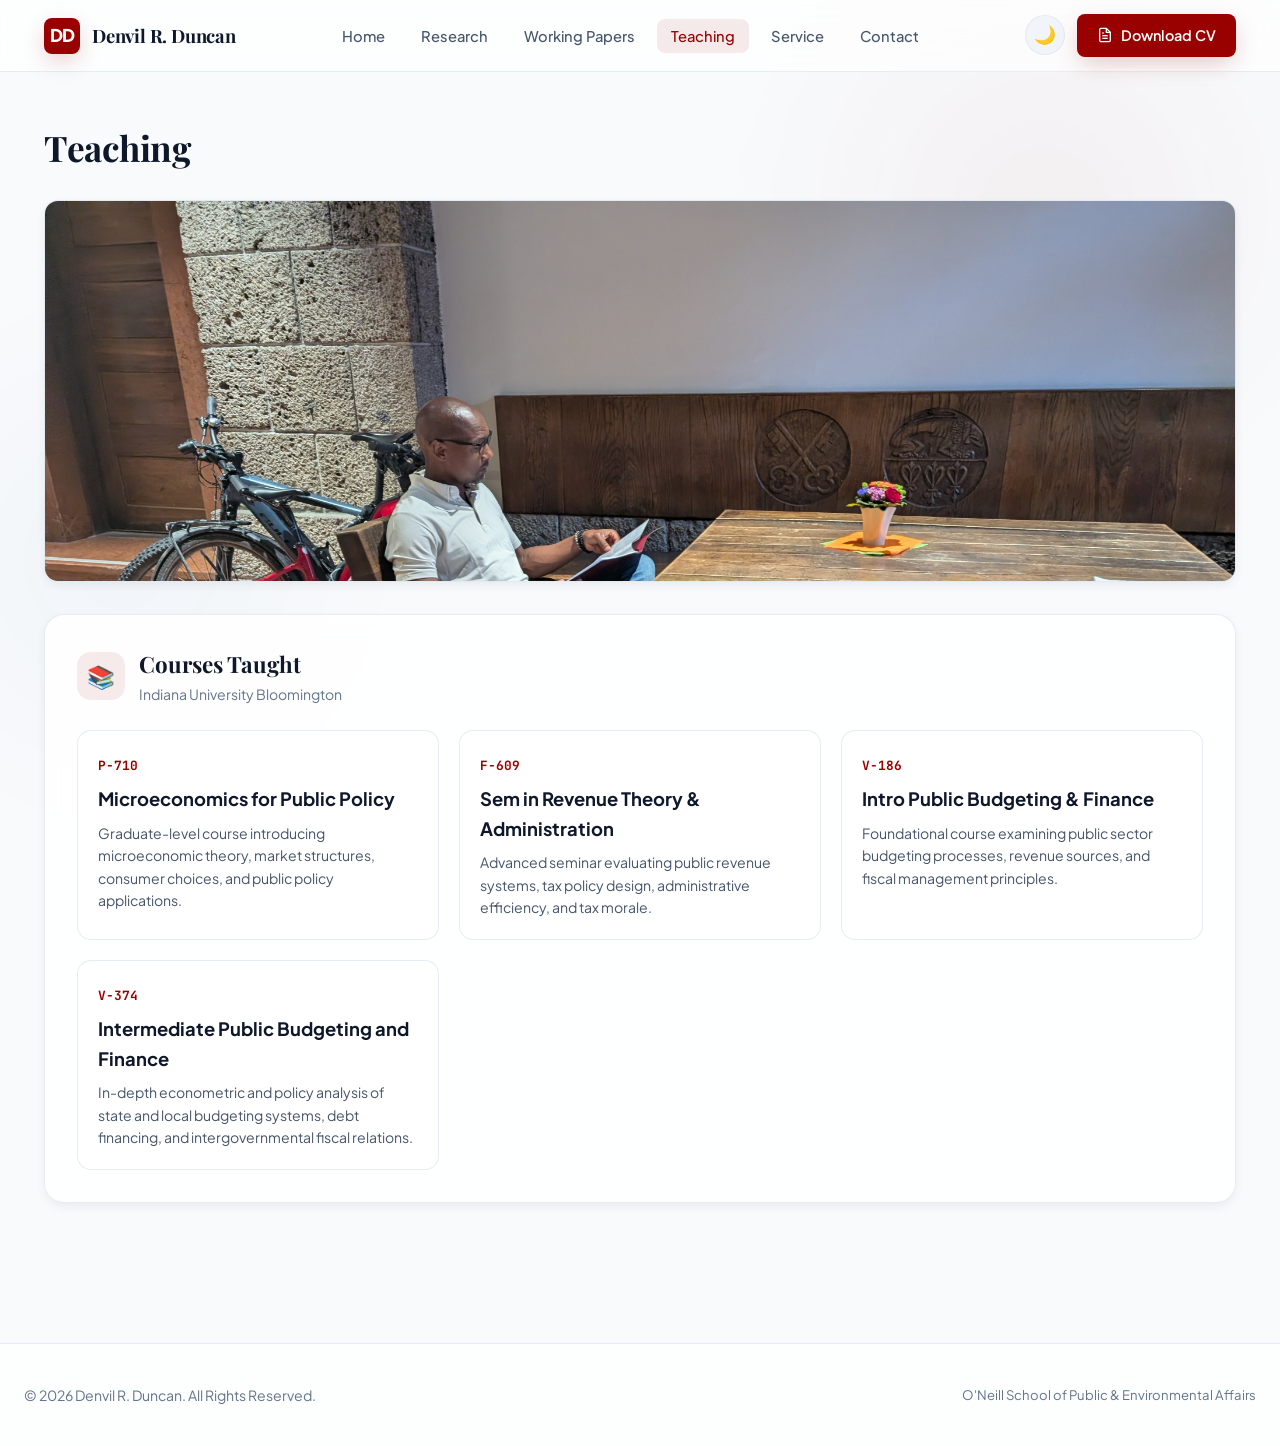
<file: teaching.html>
<!DOCTYPE html>
<html lang="en" data-theme="light">
<head>
  <meta charset="UTF-8">
  <meta name="viewport" content="width=device-width, initial-scale=1.0">
  <title>Teaching | Denvil R. Duncan | Indiana University</title>
  <meta name="description" content="Courses taught by Professor Denvil R. Duncan at the O'Neill School of Public and Environmental Affairs, Indiana University.">
  <link rel="stylesheet" href="styles.css">
</head>
<body>

  <!-- Ambient Glow Effects -->
  <div class="bg-ambient-glow" aria-hidden="true"></div>

  <!-- Header Navigation -->
  <header class="header-navbar">
    <div class="header-container">
      <a href="index.html" class="nav-brand">
        <div class="brand-badge">DD</div>
        <span class="brand-text">Denvil R. Duncan</span>
      </a>

      <ul class="nav-menu">
        <li><a href="index.html" class="nav-link">Home</a></li>
        <li><a href="research.html" class="nav-link">Research</a></li>
        <li><a href="working-papers.html" class="nav-link">Working Papers</a></li>
        <li><a href="teaching.html" class="nav-link active">Teaching</a></li>
        <li><a href="service.html" class="nav-link">Service</a></li>
        <li><a href="contact.html" class="nav-link">Contact</a></li>
      </ul>

      <div class="nav-actions">
        <button id="themeToggleBtn" class="btn-theme-toggle" title="Toggle Dark/Light Mode" aria-label="Toggle Theme">
          🌙
        </button>
        <a href="https://duncande.github.io/MyCV/Duncan_CV_2026.pdf" target="_blank" rel="noopener" class="btn-primary">
          <svg width="16" height="16" viewBox="0 0 24 24" fill="none" stroke="currentColor" stroke-width="2"><path d="M14 2H6a2 2 0 0 0-2 2v16a2 2 0 0 0 2 2h12a2 2 0 0 0 2-2V8z"></path><polyline points="14 2 14 8 20 8"></polyline><line x1="16" y1="13" x2="8" y2="13"></line><line x1="16" y1="17" x2="8" y2="17"></line><polyline points="10 9 9 9 8 9"></polyline></svg>
          Download CV
        </a>
      </div>
    </div>
  </header>

  <!-- Main Content Body -->
  <main>
    <section class="section-container" style="padding-top: 120px;">
      <div class="section-header" style="margin-bottom: 24px;">
        <h1 class="section-title">Teaching</h1>
      </div>

      <!-- Feature Academic Photo -->
      <div class="feature-photo-card" style="margin-bottom: 32px;">
        <img src="Photos/PXL_20260602_174432217.jpg" alt="Prof. Denvil Duncan reading academic literature" class="feature-photo-img" style="height: 380px; object-position: top center;">
      </div>

      <!-- Courses Grid Container -->
      <div class="content-card">
        <div class="card-icon-header" style="margin-bottom: 24px;">
          <div class="card-icon">📚</div>
          <div>
            <h2 style="font-family: var(--font-serif); font-size: 1.4rem;">Courses Taught</h2>
            <p style="font-size: 0.88rem; color: var(--text-muted);">Indiana University Bloomington</p>
          </div>
        </div>

        <div style="display: grid; grid-template-columns: repeat(auto-fit, minmax(320px, 1fr)); gap: 20px;">
          <div style="background: var(--bg-secondary); padding: 20px; border-radius: var(--radius-md); border: 1px solid var(--border-color);">
            <span class="course-code">P-710</span>
            <h3 class="course-name" style="font-size: 1.15rem; margin-top: 8px;">Microeconomics for Public Policy</h3>
            <p class="course-desc" style="margin-top: 8px;">Graduate-level course introducing microeconomic theory, market structures, consumer choices, and public policy applications.</p>
          </div>

          <div style="background: var(--bg-secondary); padding: 20px; border-radius: var(--radius-md); border: 1px solid var(--border-color);">
            <span class="course-code">F-609</span>
            <h3 class="course-name" style="font-size: 1.15rem; margin-top: 8px;">Sem in Revenue Theory & Administration</h3>
            <p class="course-desc" style="margin-top: 8px;">Advanced seminar evaluating public revenue systems, tax policy design, administrative efficiency, and tax morale.</p>
          </div>

          <div style="background: var(--bg-secondary); padding: 20px; border-radius: var(--radius-md); border: 1px solid var(--border-color);">
            <span class="course-code">V-186</span>
            <h3 class="course-name" style="font-size: 1.15rem; margin-top: 8px;">Intro Public Budgeting & Finance</h3>
            <p class="course-desc" style="margin-top: 8px;">Foundational course examining public sector budgeting processes, revenue sources, and fiscal management principles.</p>
          </div>

          <div style="background: var(--bg-secondary); padding: 20px; border-radius: var(--radius-md); border: 1px solid var(--border-color);">
            <span class="course-code">V-374</span>
            <h3 class="course-name" style="font-size: 1.15rem; margin-top: 8px;">Intermediate Public Budgeting and Finance</h3>
            <p class="course-desc" style="margin-top: 8px;">In-depth econometric and policy analysis of state and local budgeting systems, debt financing, and intergovernmental fiscal relations.</p>
          </div>
        </div>
      </div>
    </section>
  </main>

  <!-- Footer -->
  <footer>
    <div style="max-width: 1240px; margin: 0 auto; display: flex; justify-content: space-between; align-items: center; flex-wrap: wrap; gap: 16px;">
      <p>© 2026 Denvil R. Duncan. All Rights Reserved.</p>
      <p style="font-size: 0.82rem;">O'Neill School of Public & Environmental Affairs</p>
    </div>
  </footer>

  <script src="app.js"></script>
</body>
</html>
</file>
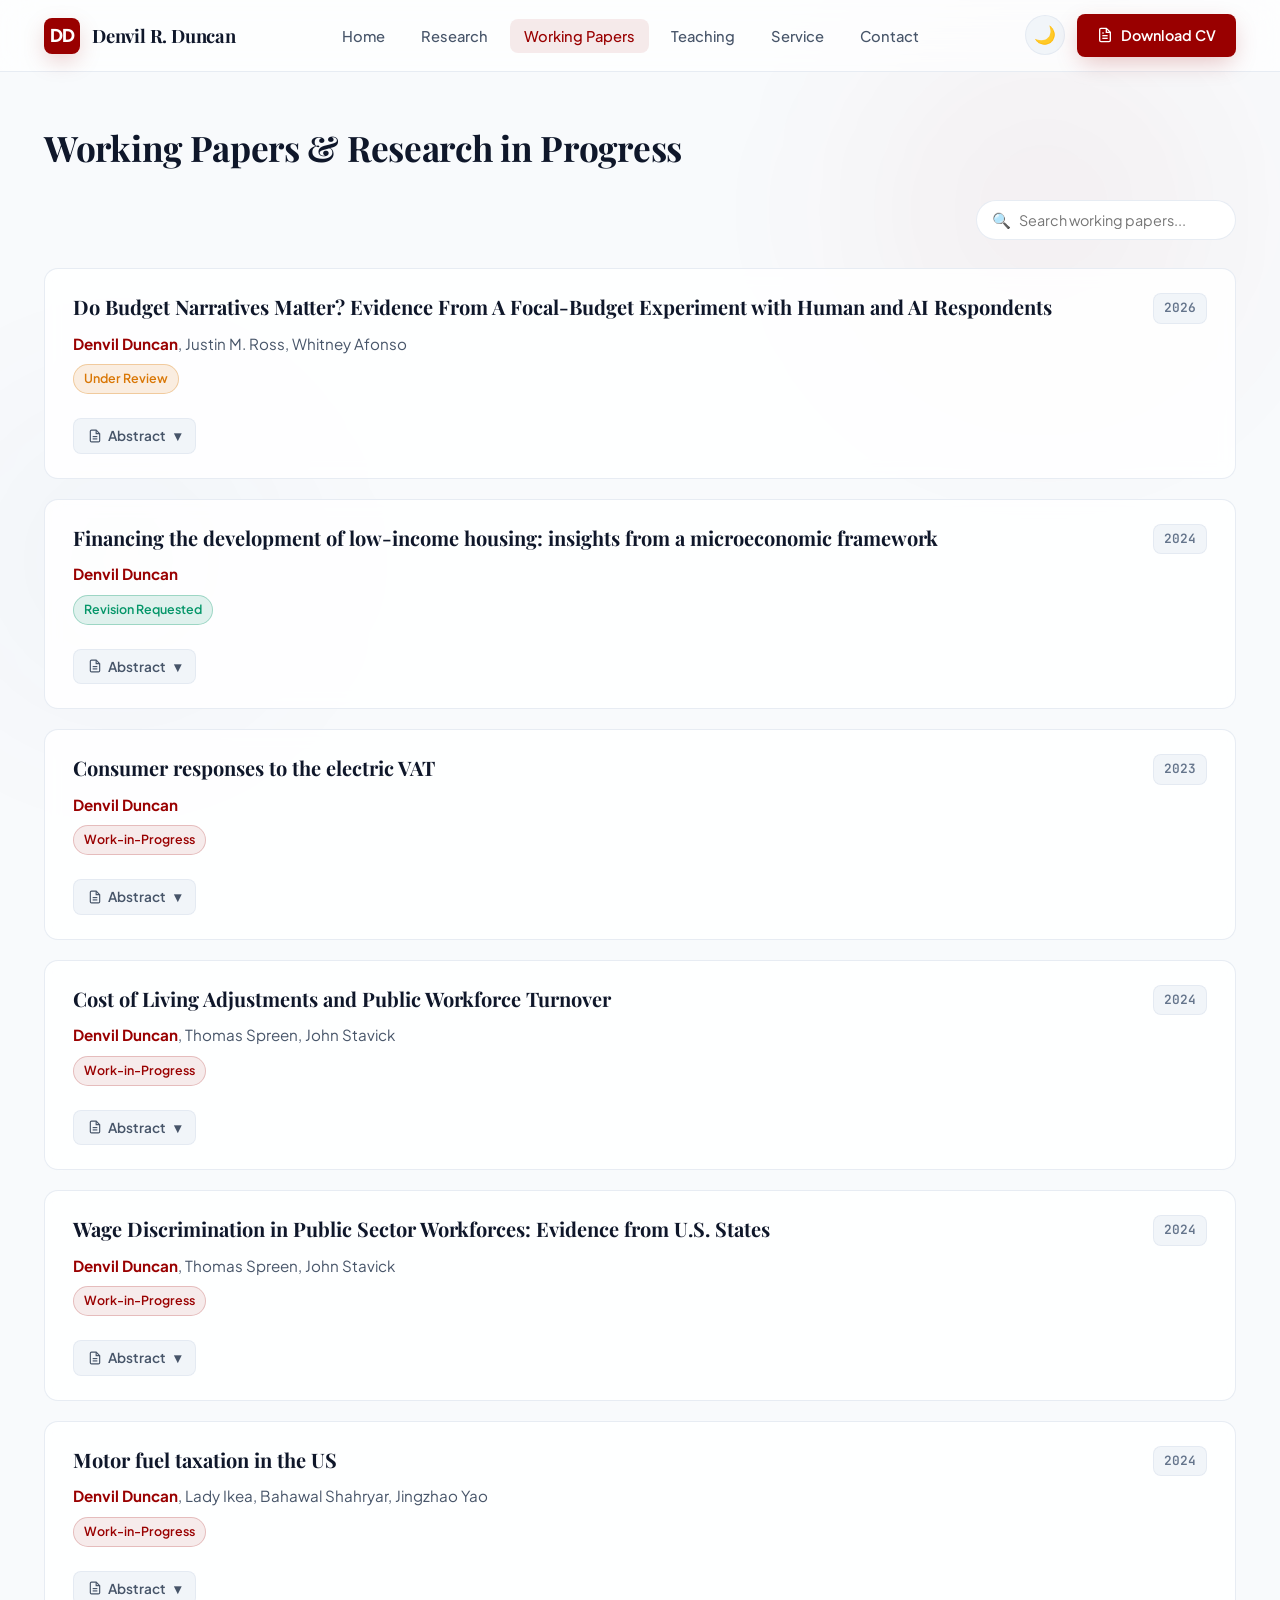
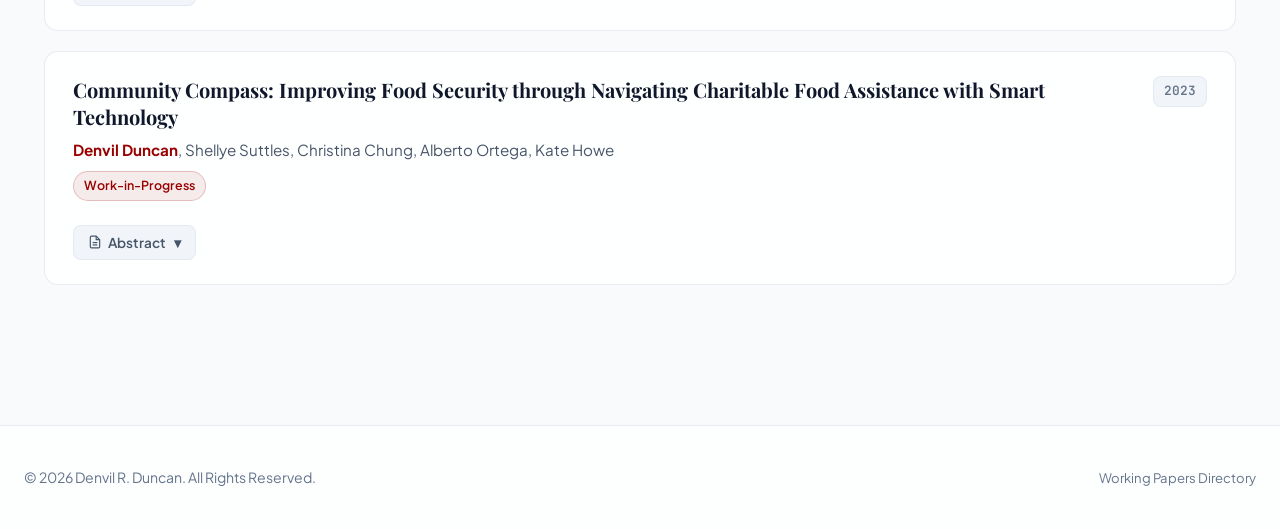
<file: working-papers.html>
<!DOCTYPE html>
<html lang="en" data-theme="light">
<head>
  <meta charset="UTF-8">
  <meta name="viewport" content="width=device-width, initial-scale=1.0">
  <title>Working Papers | Denvil R. Duncan | Indiana University</title>
  <meta name="description" content="Working papers, ongoing research inquiries, and manuscripts in progress by Professor Denvil R. Duncan at Indiana University.">
  <link rel="stylesheet" href="styles.css">
</head>
<body>

  <!-- Ambient Glow Effects -->
  <div class="bg-ambient-glow" aria-hidden="true"></div>

  <!-- Header Navigation -->
  <header class="header-navbar">
    <div class="header-container">
      <a href="index.html" class="nav-brand">
        <div class="brand-badge">DD</div>
        <span class="brand-text">Denvil R. Duncan</span>
      </a>

      <ul class="nav-menu">
        <li><a href="index.html" class="nav-link">Home</a></li>
        <li><a href="research.html" class="nav-link">Research</a></li>
        <li><a href="working-papers.html" class="nav-link active">Working Papers</a></li>
        <li><a href="teaching.html" class="nav-link">Teaching</a></li>
        <li><a href="service.html" class="nav-link">Service</a></li>
        <li><a href="contact.html" class="nav-link">Contact</a></li>
      </ul>

      <div class="nav-actions">
        <button id="themeToggleBtn" class="btn-theme-toggle" title="Toggle Dark/Light Mode" aria-label="Toggle Theme">
          🌙
        </button>
        <a href="https://duncande.github.io/MyCV/Duncan_CV_2026.pdf" target="_blank" rel="noopener" class="btn-primary">
          <svg width="16" height="16" viewBox="0 0 24 24" fill="none" stroke="currentColor" stroke-width="2"><path d="M14 2H6a2 2 0 0 0-2 2v16a2 2 0 0 0 2 2h12a2 2 0 0 0 2-2V8z"></path><polyline points="14 2 14 8 20 8"></polyline><line x1="16" y1="13" x2="8" y2="13"></line><line x1="16" y1="17" x2="8" y2="17"></line><polyline points="10 9 9 9 8 9"></polyline></svg>
          Download CV
        </a>
      </div>
    </div>
  </header>

  <!-- Main Content Body -->
  <main>
    <section class="section-container" style="padding-top: 120px;">
      <div class="section-header" style="margin-bottom: 24px;">
        <h1 class="section-title">Working Papers & Research in Progress</h1>
      </div>

      <!-- Controls: Search -->
      <div class="controls-bar" style="justify-content: flex-end;">
        <div class="search-box">
          <span class="search-icon">🔍</span>
          <input type="text" id="wpSearchInput" class="search-input" placeholder="Search working papers...">
        </div>
      </div>

      <!-- Working Papers List Container -->
      <div id="workingPapersContainer" class="papers-list">
        <!-- Rendered via app.js -->
      </div>
    </section>
  </main>

  <!-- Footer -->
  <footer>
    <div style="max-width: 1240px; margin: 0 auto; display: flex; justify-content: space-between; align-items: center; flex-wrap: wrap; gap: 16px;">
      <p>© 2026 Denvil R. Duncan. All Rights Reserved.</p>
      <p style="font-size: 0.82rem;">Working Papers Directory</p>
    </div>
  </footer>

  <script src="app.js"></script>
</body>
</html>
</file>
<file: styles.css>
/* ==========================================================================
   Modern Academic Portfolio - Design System
   Professor Denvil R. Duncan | Indiana University
   ========================================================================== */

/* Google Fonts Imports */
@import url('https://fonts.googleapis.com/css2?family=Plus+Jakarta+Sans:ital,wght@0,300;0,400;0,500;0,600;0,700;1,400&family=Playfair+Display:ital,wght@0,500;0,600;0,700;1,400&family=JetBrains+Mono:wght@400;500&display=swap');

:root {
  /* Color Palette - Light Theme */
  --bg-primary: #f8fafc;
  --bg-secondary: #ffffff;
  --bg-tertiary: #f1f5f9;
  --bg-card: rgba(255, 255, 255, 0.85);
  --bg-glass: rgba(255, 255, 255, 0.7);
  --border-color: rgba(226, 232, 240, 0.8);
  --border-color-hover: rgba(153, 0, 0, 0.3);

  --text-primary: #0f172a;
  --text-secondary: #475569;
  --text-muted: #64748b;
  --text-inverse: #ffffff;

  /* Brand Accents - Indiana Crimson & Academic Navy */
  --accent-crimson: #990000;
  --accent-crimson-hover: #b30000;
  --accent-crimson-light: rgba(153, 0, 0, 0.08);
  --accent-crimson-glow: rgba(153, 0, 0, 0.2);
  
  --accent-navy: #1e3a8a;
  --accent-navy-light: rgba(30, 58, 138, 0.08);
  
  --accent-emerald: #059669;
  --accent-amber: #d97706;

  /* Shadows */
  --shadow-sm: 0 1px 3px rgba(15, 23, 42, 0.05);
  --shadow-md: 0 4px 12px -2px rgba(15, 23, 42, 0.08);
  --shadow-lg: 0 12px 32px -4px rgba(15, 23, 42, 0.12);
  --shadow-crimson: 0 8px 24px -4px rgba(153, 0, 0, 0.25);

  /* Fonts */
  --font-sans: 'Plus Jakarta Sans', -apple-system, BlinkMacSystemFont, 'Segoe UI', Roboto, sans-serif;
  --font-serif: 'Playfair Display', Georgia, serif;
  --font-mono: 'JetBrains Mono', monospace;

  /* Transitions */
  --transition-fast: 0.15s cubic-bezier(0.4, 0, 0.2, 1);
  --transition-normal: 0.25s cubic-bezier(0.4, 0, 0.2, 1);
  --transition-bounce: 0.4s cubic-bezier(0.34, 1.56, 0.64, 1);

  --radius-sm: 8px;
  --radius-md: 14px;
  --radius-lg: 20px;
  --radius-full: 9999px;
}

[data-theme="dark"] {
  /* Color Palette - Dark Theme */
  --bg-primary: #0b0f19;
  --bg-secondary: #111827;
  --bg-tertiary: #1f2937;
  --bg-card: rgba(17, 24, 39, 0.75);
  --bg-glass: rgba(17, 24, 39, 0.7);
  --border-color: rgba(255, 255, 255, 0.08);
  --border-color-hover: rgba(239, 68, 68, 0.4);

  --text-primary: #f9fafb;
  --text-secondary: #9ca3af;
  --text-muted: #6b7280;
  --text-inverse: #0f172a;

  --accent-crimson: #ef4444;
  --accent-crimson-hover: #dc2626;
  --accent-crimson-light: rgba(239, 68, 68, 0.12);
  --accent-crimson-glow: rgba(239, 68, 68, 0.3);

  --accent-navy: #3b82f6;
  --accent-navy-light: rgba(59, 130, 246, 0.12);

  --shadow-sm: 0 1px 3px rgba(0, 0, 0, 0.3);
  --shadow-md: 0 4px 16px rgba(0, 0, 0, 0.4);
  --shadow-lg: 0 16px 40px rgba(0, 0, 0, 0.6);
}

/* Base Reset */
*, *::before, *::after {
  box-sizing: border-box;
  margin: 0;
  padding: 0;
}

html {
  scroll-behavior: smooth;
  font-size: 16px;
}

body {
  font-family: var(--font-sans);
  background-color: var(--bg-primary);
  color: var(--text-primary);
  line-height: 1.6;
  overflow-x: hidden;
  transition: background-color var(--transition-normal), color var(--transition-normal);
  -webkit-font-smoothing: antialiased;
}

a {
  color: var(--accent-crimson);
  text-decoration: none;
  transition: color var(--transition-fast);
}

a:hover {
  color: var(--accent-crimson-hover);
}

/* Ambient Background Effect */
.bg-ambient-glow {
  position: fixed;
  top: 0;
  left: 0;
  width: 100vw;
  height: 100vh;
  pointer-events: none;
  z-index: -1;
  overflow: hidden;
}

.bg-ambient-glow::before {
  content: '';
  position: absolute;
  top: -10%;
  right: -5%;
  width: 600px;
  height: 600px;
  background: radial-gradient(circle, var(--accent-crimson-light) 0%, transparent 70%);
  filter: blur(80px);
  opacity: 0.7;
}

.bg-ambient-glow::after {
  content: '';
  position: absolute;
  bottom: 10%;
  left: -10%;
  width: 500px;
  height: 500px;
  background: radial-gradient(circle, var(--accent-navy-light) 0%, transparent 70%);
  filter: blur(80px);
  opacity: 0.5;
}

/* Header & Glass Navigation */
.header-navbar {
  position: fixed;
  top: 0;
  left: 0;
  right: 0;
  height: 72px;
  z-index: 1000;
  background: var(--bg-glass);
  backdrop-filter: blur(16px);
  -webkit-backdrop-filter: blur(16px);
  border-bottom: 1px solid var(--border-color);
  transition: all var(--transition-normal);
}

.header-container {
  max-width: 1240px;
  margin: 0 auto;
  padding: 0 24px;
  height: 100%;
  display: flex;
  align-items: center;
  justify-content: space-between;
}

.nav-brand {
  display: flex;
  align-items: center;
  gap: 12px;
  font-weight: 700;
  font-size: 1.15rem;
  color: var(--text-primary);
}

.brand-badge {
  width: 36px;
  height: 36px;
  background: var(--accent-crimson);
  color: white;
  border-radius: var(--radius-sm);
  display: flex;
  align-items: center;
  justify-content: center;
  font-weight: 800;
  font-size: 1.1rem;
  letter-spacing: -0.5px;
  box-shadow: var(--shadow-crimson);
}

.brand-text {
  font-family: var(--font-serif);
  letter-spacing: -0.2px;
}

.nav-menu {
  display: flex;
  align-items: center;
  gap: 8px;
  list-style: none;
}

.nav-link {
  padding: 8px 14px;
  color: var(--text-secondary);
  font-weight: 500;
  font-size: 0.92rem;
  border-radius: var(--radius-sm);
  transition: all var(--transition-fast);
}

.nav-link:hover, .nav-link.active {
  color: var(--accent-crimson);
  background: var(--accent-crimson-light);
}

.nav-actions {
  display: flex;
  align-items: center;
  gap: 12px;
}

.btn-theme-toggle {
  background: var(--bg-tertiary);
  border: 1px solid var(--border-color);
  color: var(--text-secondary);
  width: 40px;
  height: 40px;
  border-radius: var(--radius-full);
  display: flex;
  align-items: center;
  justify-content: center;
  cursor: pointer;
  font-size: 1.1rem;
  transition: all var(--transition-fast);
}

.btn-theme-toggle:hover {
  color: var(--accent-crimson);
  transform: scale(1.05);
}

.btn-primary {
  display: inline-flex;
  align-items: center;
  gap: 8px;
  padding: 10px 20px;
  background: var(--accent-crimson);
  color: #ffffff !important;
  font-weight: 600;
  font-size: 0.9rem;
  border-radius: var(--radius-sm);
  border: none;
  cursor: pointer;
  box-shadow: var(--shadow-crimson);
  transition: all var(--transition-bounce);
}

.btn-primary:hover {
  background: var(--accent-crimson-hover);
  transform: translateY(-2px);
  box-shadow: 0 10px 28px -4px rgba(153, 0, 0, 0.4);
}

.btn-secondary {
  display: inline-flex;
  align-items: center;
  gap: 8px;
  padding: 10px 20px;
  background: var(--bg-tertiary);
  color: var(--text-primary);
  font-weight: 600;
  font-size: 0.9rem;
  border-radius: var(--radius-sm);
  border: 1px solid var(--border-color);
  cursor: pointer;
  transition: all var(--transition-fast);
}

.btn-secondary:hover {
  border-color: var(--accent-crimson);
  color: var(--accent-crimson);
  background: var(--bg-secondary);
}

/* Layout Containers */
.section-container {
  max-width: 1240px;
  margin: 0 auto;
  padding: 100px 24px 60px;
}

/* Hero Section */
.hero-grid {
  display: grid;
  grid-template-columns: 1fr 340px;
  gap: 48px;
  align-items: center;
  padding-top: 40px;
}

.hero-tag {
  display: inline-flex;
  align-items: center;
  gap: 8px;
  padding: 6px 14px;
  background: var(--accent-crimson-light);
  color: var(--accent-crimson);
  border-radius: var(--radius-full);
  font-size: 0.85rem;
  font-weight: 600;
  margin-bottom: 16px;
  border: 1px solid rgba(153, 0, 0, 0.15);
}

.hero-title {
  font-family: var(--font-serif);
  font-size: 3.2rem;
  font-weight: 700;
  line-height: 1.15;
  letter-spacing: -0.5px;
  color: var(--text-primary);
  margin-bottom: 12px;
}

.hero-subtitle {
  font-size: 1.25rem;
  color: var(--text-secondary);
  font-weight: 500;
  margin-bottom: 24px;
}

.hero-subtitle span {
  color: var(--accent-crimson);
  font-weight: 600;
}

/* Hero Profile Row (Unified Photo + Name/Rank/School) */
.hero-profile-row {
  display: flex;
  align-items: center;
  gap: 32px;
  margin-bottom: 28px;
  background: var(--bg-card);
  border: 1px solid var(--border-color);
  border-radius: var(--radius-lg);
  padding: 28px;
  box-shadow: var(--shadow-md);
}

.hero-profile-avatar {
  width: 210px;
  height: 210px;
  border-radius: var(--radius-md);
  object-fit: cover;
  object-position: top center;
  border: 2px solid var(--accent-crimson);
  box-shadow: var(--shadow-crimson);
  flex-shrink: 0;
}

.hero-profile-details {
  display: flex;
  flex-direction: column;
  justify-content: center;
}

.hero-bio {
  font-size: 1.05rem;
  color: var(--text-secondary);
  margin-bottom: 28px;
  line-height: 1.7;
}

.research-tags {
  display: flex;
  flex-wrap: wrap;
  gap: 8px;
  margin-bottom: 36px;
}

.tag-pill {
  padding: 6px 14px;
  background: var(--bg-tertiary);
  border: 1px solid var(--border-color);
  color: var(--text-secondary);
  border-radius: var(--radius-full);
  font-size: 0.82rem;
  font-weight: 500;
  transition: all var(--transition-fast);
}

.tag-pill:hover {
  border-color: var(--accent-crimson);
  color: var(--accent-crimson);
}

.hero-cta {
  display: flex;
  align-items: center;
  gap: 16px;
  flex-wrap: wrap;
}

/* Academic Profile Card / Photo Container */
.profile-card {
  background: var(--bg-card);
  border: 1px solid var(--border-color);
  border-radius: var(--radius-lg);
  padding: 20px;
  box-shadow: var(--shadow-lg);
  backdrop-filter: blur(12px);
  text-align: center;
  position: relative;
}

.profile-avatar-wrapper {
  position: relative;
  width: 100%;
  aspect-ratio: 1 / 1;
  border-radius: var(--radius-md);
  overflow: hidden;
  margin-bottom: 16px;
  border: 2px solid var(--border-color);
  background: linear-gradient(135deg, rgba(153, 0, 0, 0.08) 0%, rgba(30, 58, 138, 0.08) 100%);
  display: flex;
  align-items: center;
  justify-content: center;
  box-shadow: inset 0 0 20px rgba(0, 0, 0, 0.1);
}

.profile-img {
  width: 100%;
  height: 100%;
  object-fit: cover;
  object-position: top center;
  transition: transform var(--transition-normal);
}

.profile-avatar-wrapper:hover .profile-img {
  transform: scale(1.04);
}

.feature-photo-card {
  border-radius: var(--radius-md);
  overflow: hidden;
  border: 1px solid var(--border-color);
  box-shadow: var(--shadow-md);
  margin-bottom: 20px;
  background: var(--bg-tertiary);
}

.feature-photo-img {
  width: 100%;
  height: 320px;
  object-fit: cover;
  object-position: top center;
  display: block;
  transition: transform var(--transition-normal);
}

.feature-photo-card:hover .feature-photo-img {
  transform: scale(1.02);
}

.profile-affiliation {
  font-size: 0.9rem;
  font-weight: 600;
  color: var(--text-primary);
  margin-bottom: 4px;
}

.profile-dept {
  font-size: 0.82rem;
  color: var(--text-muted);
  margin-bottom: 16px;
}

.quick-stats-grid {
  display: grid;
  grid-template-columns: 1fr 1fr;
  gap: 10px;
  margin-top: 16px;
  padding-top: 16px;
  border-top: 1px solid var(--border-color);
}

.stat-item {
  background: var(--bg-tertiary);
  padding: 10px;
  border-radius: var(--radius-sm);
}

.stat-number {
  font-family: var(--font-serif);
  font-size: 1.4rem;
  font-weight: 700;
  color: var(--accent-crimson);
}

.stat-label {
  font-size: 0.75rem;
  color: var(--text-muted);
  font-weight: 500;
  text-transform: uppercase;
  letter-spacing: 0.5px;
}

/* Feature Spotlight / Forbes Story Banner */
.spotlight-card {
  margin-top: 48px;
  background: linear-gradient(135deg, rgba(153, 0, 0, 0.05) 0%, rgba(30, 58, 138, 0.05) 100%);
  border: 1px solid var(--border-color-hover);
  border-radius: var(--radius-lg);
  padding: 28px 36px;
  display: grid;
  grid-template-columns: auto 1fr auto;
  gap: 24px;
  align-items: center;
}

.spotlight-badge {
  width: 52px;
  height: 52px;
  background: var(--accent-crimson-light);
  color: var(--accent-crimson);
  border-radius: 50%;
  display: flex;
  align-items: center;
  justify-content: center;
  font-size: 1.5rem;
}

.spotlight-title {
  font-family: var(--font-serif);
  font-size: 1.35rem;
  font-weight: 700;
  margin-bottom: 6px;
}

.spotlight-desc {
  font-size: 0.95rem;
  color: var(--text-secondary);
}

/* Section Headings */
.section-header {
  margin-bottom: 36px;
}

.section-subtitle {
  font-size: 0.85rem;
  text-transform: uppercase;
  letter-spacing: 1.5px;
  font-weight: 700;
  color: var(--accent-crimson);
  margin-bottom: 8px;
}

.section-title {
  font-family: var(--font-serif);
  font-size: 2.2rem;
  font-weight: 700;
  color: var(--text-primary);
  letter-spacing: -0.3px;
}

/* Controls: Filters & Search */
.controls-bar {
  display: flex;
  align-items: center;
  justify-content: space-between;
  gap: 20px;
  margin-bottom: 28px;
  flex-wrap: wrap;
}

.filter-tabs {
  display: flex;
  align-items: center;
  gap: 8px;
  flex-wrap: wrap;
}

.filter-btn {
  padding: 8px 16px;
  background: var(--bg-tertiary);
  border: 1px solid var(--border-color);
  color: var(--text-secondary);
  border-radius: var(--radius-full);
  font-size: 0.88rem;
  font-weight: 500;
  cursor: pointer;
  transition: all var(--transition-fast);
}

.filter-btn:hover, .filter-btn.active {
  background: var(--accent-crimson);
  color: #ffffff;
  border-color: var(--accent-crimson);
  box-shadow: var(--shadow-crimson);
}

.search-box {
  position: relative;
  min-width: 260px;
}

.search-input {
  width: 100%;
  padding: 10px 16px 10px 42px;
  background: var(--bg-secondary);
  border: 1px solid var(--border-color);
  border-radius: var(--radius-full);
  color: var(--text-primary);
  font-size: 0.9rem;
  font-family: var(--font-sans);
  outline: none;
  transition: all var(--transition-fast);
}

.search-input:focus {
  border-color: var(--accent-crimson);
  box-shadow: 0 0 0 3px var(--accent-crimson-light);
}

.search-icon {
  position: absolute;
  left: 16px;
  top: 50%;
  transform: translateY(-50%);
  color: var(--text-muted);
  font-size: 0.95rem;
}

/* Publication & Working Paper Cards */
.papers-list {
  display: flex;
  flex-direction: column;
  gap: 20px;
}

.paper-card {
  background: var(--bg-card);
  border: 1px solid var(--border-color);
  border-radius: var(--radius-md);
  padding: 24px 28px;
  transition: all var(--transition-normal);
  backdrop-filter: blur(8px);
  position: relative;
}

.paper-card:hover {
  border-color: var(--border-color-hover);
  transform: translateY(-2px);
  box-shadow: var(--shadow-md);
}

.paper-header {
  display: flex;
  align-items: flex-start;
  justify-content: space-between;
  gap: 16px;
  margin-bottom: 8px;
}

.paper-title {
  font-family: var(--font-serif);
  font-size: 1.25rem;
  font-weight: 700;
  color: var(--text-primary);
  line-height: 1.35;
}

.paper-year-badge {
  font-family: var(--font-mono);
  padding: 4px 10px;
  background: var(--bg-tertiary);
  border: 1px solid var(--border-color);
  color: var(--text-muted);
  border-radius: var(--radius-sm);
  font-size: 0.8rem;
  font-weight: 600;
  white-space: nowrap;
}

.paper-authors {
  font-size: 0.95rem;
  color: var(--text-secondary);
  margin-bottom: 8px;
}

.paper-authors strong {
  color: var(--accent-crimson);
}

.paper-journal {
  font-style: italic;
  font-size: 0.92rem;
  color: var(--accent-navy);
  margin-bottom: 12px;
}

[data-theme="dark"] .paper-journal {
  color: #60a5fa;
}

.paper-abstract {
  font-size: 0.93rem;
  color: var(--text-secondary);
  margin-bottom: 16px;
  line-height: 1.6;
}

.status-badge {
  display: inline-flex;
  align-items: center;
  gap: 6px;
  padding: 4px 10px;
  border-radius: var(--radius-full);
  font-size: 0.78rem;
  font-weight: 600;
  margin-bottom: 12px;
}

.status-badge.accepted {
  background: rgba(16, 185, 129, 0.15);
  color: #059669;
  border: 1px solid rgba(16, 185, 129, 0.35);
}

.status-badge.under-review {
  background: rgba(217, 119, 6, 0.12);
  color: var(--accent-amber);
  border: 1px solid rgba(217, 119, 6, 0.3);
}

.status-badge.revision-requested {
  background: rgba(5, 150, 105, 0.12);
  color: var(--accent-emerald);
  border: 1px solid rgba(5, 150, 105, 0.3);
}

.status-badge.wip {
  background: var(--accent-crimson-light);
  color: var(--accent-crimson);
  border: 1px solid rgba(153, 0, 0, 0.2);
}

.paper-actions {
  display: flex;
  align-items: center;
  flex-wrap: wrap;
  gap: 12px;
  margin-top: 12px;
}

.btn-icon-link {
  display: inline-flex;
  align-items: center;
  gap: 6px;
  font-size: 0.85rem;
  font-weight: 600;
  padding: 6px 14px;
  border-radius: var(--radius-sm);
  background: var(--bg-tertiary);
  color: var(--text-secondary);
  border: 1px solid var(--border-color);
  transition: all var(--transition-fast);
  cursor: pointer;
  user-select: none;
}

.btn-icon-link:hover {
  background: var(--accent-crimson);
  color: #ffffff;
  border-color: var(--accent-crimson);
}

/* Abstract Collapsible Dropdown */
.abstract-details {
  display: inline-block;
  width: 100%;
}

.abstract-details summary {
  list-style: none;
  outline: none;
}

.abstract-details summary::-webkit-details-marker {
  display: none;
}

.abstract-details summary::marker {
  display: none;
}

.dropdown-arrow {
  display: inline-block;
  transition: transform 0.2s ease;
  margin-left: 2px;
}

.abstract-details[open] summary .dropdown-arrow {
  transform: rotate(180deg);
}

.abstract-details[open] summary.btn-icon-link {
  background: var(--accent-crimson);
  color: #ffffff;
  border-color: var(--accent-crimson);
}

.abstract-content-box {
  margin-top: 14px;
  padding: 16px 20px;
  background: var(--bg-tertiary);
  border: 1px solid var(--border-color);
  border-left: 3px solid var(--accent-crimson);
  border-radius: var(--radius-sm);
  font-size: 0.93rem;
  color: var(--text-secondary);
  line-height: 1.65;
}

/* Teaching & Coffee Grid */
.two-column-grid {
  display: grid;
  grid-template-columns: 1fr 1fr;
  gap: 32px;
}

.content-card {
  background: var(--bg-card);
  border: 1px solid var(--border-color);
  border-radius: var(--radius-lg);
  padding: 32px;
  backdrop-filter: blur(12px);
  box-shadow: var(--shadow-md);
}

.card-icon-header {
  display: flex;
  align-items: center;
  gap: 14px;
  margin-bottom: 20px;
}

.card-icon {
  width: 48px;
  height: 48px;
  border-radius: var(--radius-md);
  background: var(--accent-crimson-light);
  color: var(--accent-crimson);
  display: flex;
  align-items: center;
  justify-content: center;
  font-size: 1.4rem;
}

.course-list {
  list-style: none;
  display: flex;
  flex-direction: column;
  gap: 16px;
}

.course-item {
  padding-bottom: 16px;
  border-bottom: 1px solid var(--border-color);
}

.course-item:last-child {
  border-bottom: none;
  padding-bottom: 0;
}

.course-code {
  font-family: var(--font-mono);
  font-size: 0.8rem;
  color: var(--accent-crimson);
  font-weight: 700;

}

.course-name {
  font-size: 1.05rem;
  font-weight: 700;
  color: var(--text-primary);
  margin: 2px 0 4px;
}

.course-desc {
  font-size: 0.88rem;
  color: var(--text-secondary);
}

/* Contact Footer Grid */
.contact-grid {
  display: grid;
  grid-template-columns: 1.2fr 1fr;
  gap: 40px;
  align-items: start;
}

.contact-info-list {
  display: flex;
  flex-direction: column;
  gap: 16px;
  margin-top: 24px;
}

.contact-item {
  display: flex;
  align-items: flex-start;
  gap: 16px;
  font-size: 0.98rem;
}

.contact-icon {
  width: 40px;
  height: 40px;
  border-radius: 50%;
  background: var(--bg-tertiary);
  border: 1px solid var(--border-color);
  color: var(--accent-crimson);
  display: flex;
  align-items: center;
  justify-content: center;
  font-size: 1.1rem;
  flex-shrink: 0;
}

.contact-detail label {
  font-size: 0.78rem;
  text-transform: uppercase;
  color: var(--text-muted);
  font-weight: 700;
  display: block;
}

.contact-detail p, .contact-detail a {
  color: var(--text-primary);
  font-weight: 500;
}

/* Modal Overlay & Styling */
.modal-overlay {
  position: fixed;
  top: 0;
  left: 0;
  right: 0;
  bottom: 0;
  background: rgba(15, 23, 42, 0.75);
  backdrop-filter: blur(8px);
  z-index: 2000;
  display: flex;
  align-items: center;
  justify-content: center;
  opacity: 0;
  pointer-events: none;
  transition: opacity var(--transition-normal);
  padding: 24px;
}

.modal-overlay.active {
  opacity: 1;
  pointer-events: auto;
}

.modal-box {
  background: var(--bg-secondary);
  border: 1px solid var(--border-color);
  border-radius: var(--radius-lg);
  max-width: 680px;
  width: 100%;
  padding: 32px;
  box-shadow: var(--shadow-lg);
  transform: translateY(20px) scale(0.95);
  transition: transform var(--transition-bounce);
  max-height: 90vh;
  overflow-y: auto;
}

.modal-overlay.active .modal-box {
  transform: translateY(0) scale(1);
}

.modal-header {
  display: flex;
  align-items: center;
  justify-content: space-between;
  margin-bottom: 20px;
  padding-bottom: 16px;
  border-bottom: 1px solid var(--border-color);
}

.modal-title {
  font-family: var(--font-serif);
  font-size: 1.4rem;
  font-weight: 700;
}

.modal-close {
  background: transparent;
  border: none;
  font-size: 1.4rem;
  color: var(--text-muted);
  cursor: pointer;
  width: 36px;
  height: 36px;
  border-radius: 50%;
  display: flex;
  align-items: center;
  justify-content: center;
  transition: all var(--transition-fast);
}

.modal-close:hover {
  background: var(--bg-tertiary);
  color: var(--text-primary);
}

.bibtex-code {
  background: var(--bg-primary);
  border: 1px solid var(--border-color);
  border-radius: var(--radius-sm);
  padding: 16px;
  font-family: var(--font-mono);
  font-size: 0.85rem;
  color: var(--text-secondary);
  white-space: pre-wrap;
  overflow-x: auto;
  margin-bottom: 20px;
}

/* Footer */
footer {
  border-top: 1px solid var(--border-color);
  background: var(--bg-glass);
  padding: 40px 24px;
  text-align: center;
  font-size: 0.88rem;
  color: var(--text-muted);
  margin-top: 80px;
}

/* Responsive Styles */
@media (max-width: 992px) {
  .hero-grid {
    grid-template-columns: 1fr;
    gap: 32px;
  }

  .profile-card {
    max-width: 400px;
    margin: 0 auto;
    width: 100%;
  }

  .two-column-grid, .contact-grid {
    grid-template-columns: 1fr;
    gap: 24px;
  }

  .spotlight-card {
    grid-template-columns: 1fr;
    text-align: center;
  }

  .spotlight-badge {
    margin: 0 auto;
  }
}

@media (max-width: 768px) {
  .header-navbar {
    height: auto;
    padding: 10px 0;
  }

  .header-container {
    flex-direction: column;
    gap: 10px;
    padding: 0 16px;
  }

  .nav-brand {
    width: 100%;
    justify-content: space-between;
  }

  .nav-menu {
    display: flex;
    width: 100%;
    overflow-x: auto;
    white-space: nowrap;
    padding-bottom: 4px;
    gap: 6px;
    -webkit-overflow-scrolling: touch;
    scrollbar-width: none;
  }

  .nav-menu::-webkit-scrollbar {
    display: none;
  }

  .nav-link {
    font-size: 0.84rem;
    padding: 6px 14px;
    background: var(--bg-tertiary);
    border: 1px solid var(--border-color);
    border-radius: var(--radius-full);
  }

  .nav-link.active {
    background: var(--accent-crimson);
    color: #ffffff;
    border-color: var(--accent-crimson);
  }

  .nav-actions {
    display: none;
  }

  .section-container {
    padding-top: 140px !important;
    padding-left: 16px;
    padding-right: 16px;
  }

  .hero-profile-row {
    flex-direction: column;
    text-align: center;
    align-items: center;
    gap: 16px;
    padding: 24px 16px;
  }

  .hero-profile-avatar {
    width: 180px;
    height: 180px;
    margin: 0 auto;
  }

  .hero-profile-details {
    align-items: center;
    text-align: center;
  }

  .hero-title {
    font-size: 1.9rem;
    line-height: 1.25;
  }

  .hero-subtitle {
    font-size: 1rem;
  }

  .hero-bio {
    font-size: 0.95rem;
  }

  .hero-cta {
    flex-direction: column;
    width: 100%;
  }

  .hero-cta .btn-primary, .hero-cta .btn-secondary {
    width: 100%;
    justify-content: center;
  }

  .controls-bar {
    flex-direction: column;
    align-items: stretch;
    gap: 12px;
  }

  .search-box {
    width: 100%;
  }

  .filter-tabs {
    overflow-x: auto;
    white-space: nowrap;
    padding-bottom: 8px;
    -webkit-overflow-scrolling: touch;
    width: 100%;
    scrollbar-width: none;
  }

  .filter-tabs::-webkit-scrollbar {
    display: none;
  }

  .paper-card {
    padding: 20px 16px;
  }

  .paper-header {
    flex-direction: column;
    align-items: flex-start;
    gap: 8px;
  }

  .paper-actions {
    flex-wrap: wrap;
  }

  .modal-box {
    padding: 20px;
    width: 92vw;
    max-height: 85vh;
  }
}

@media (max-width: 480px) {
  .hero-title {
    font-size: 1.8rem;
  }

  .section-title {
    font-size: 1.55rem;
  }

  .paper-title {
    font-size: 1.05rem;
  }

  .stats-number {
    font-size: 2.2rem;
  }
}
</file>
